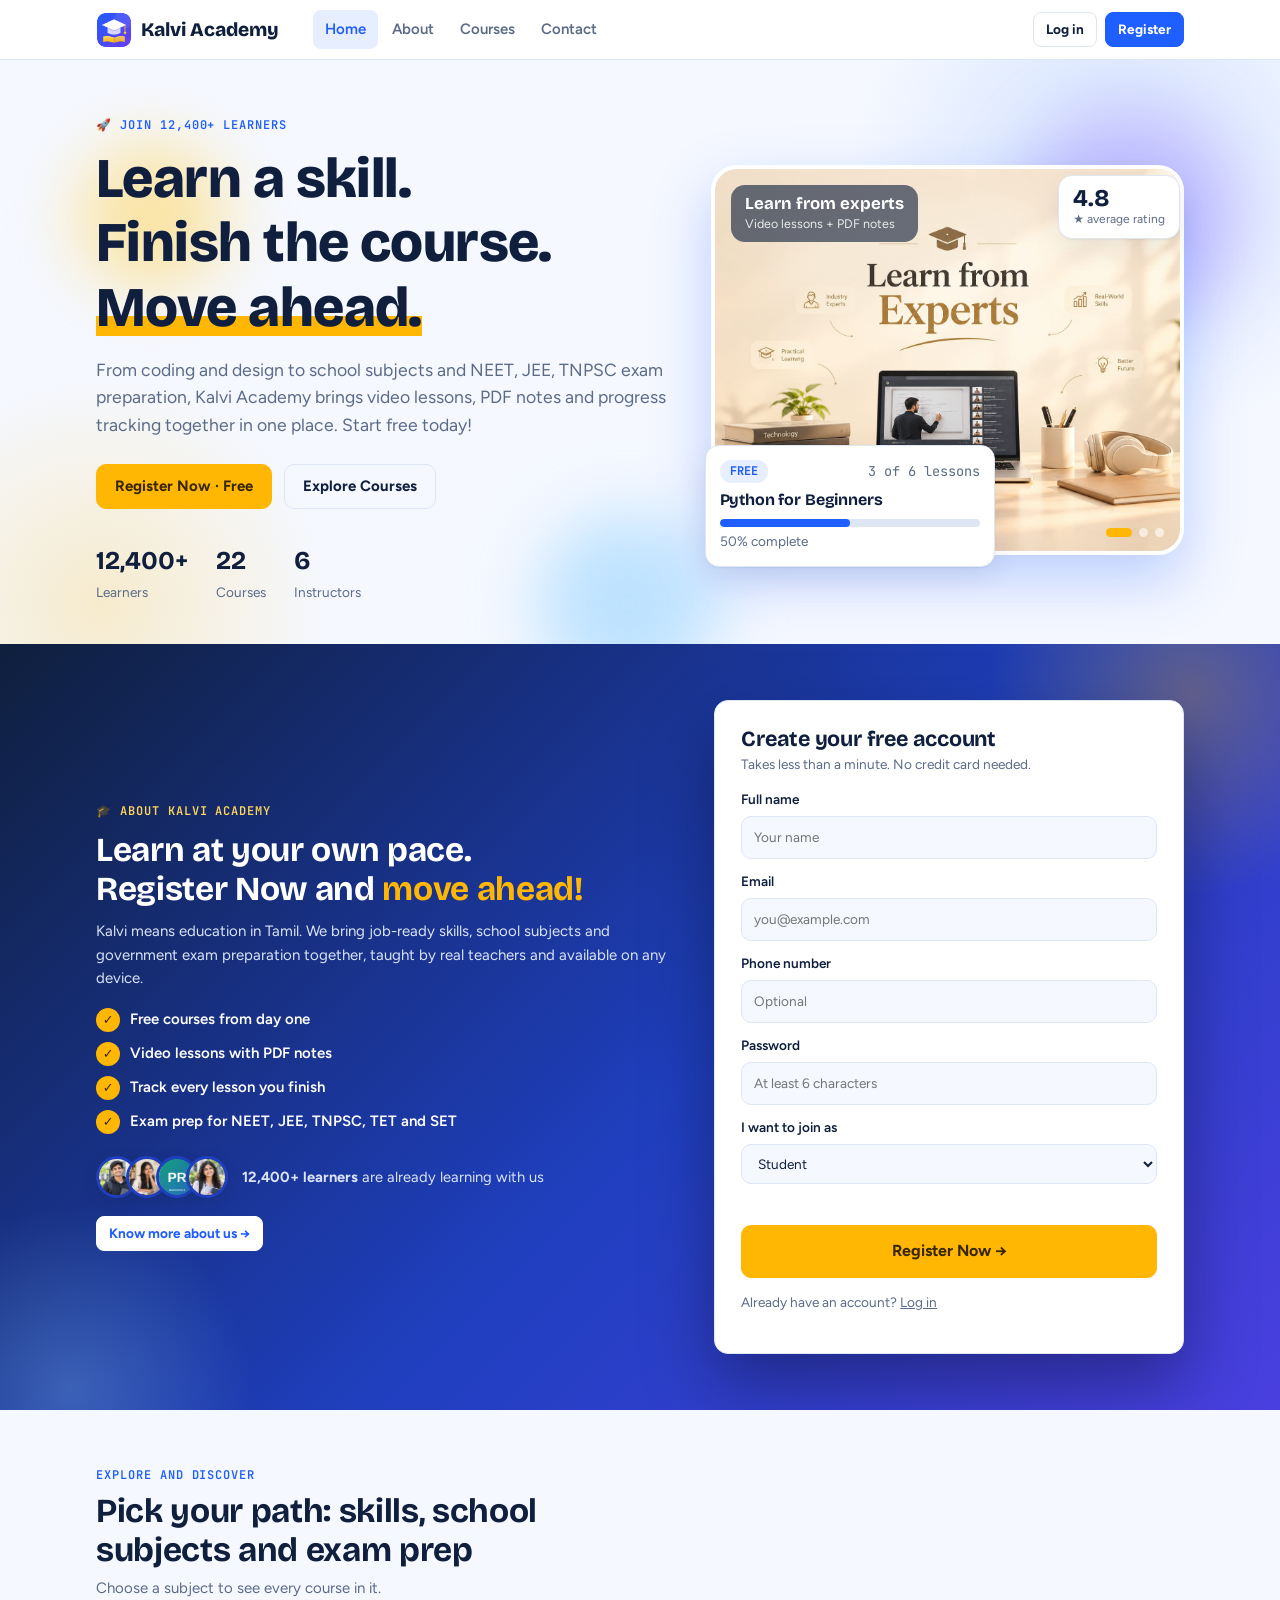
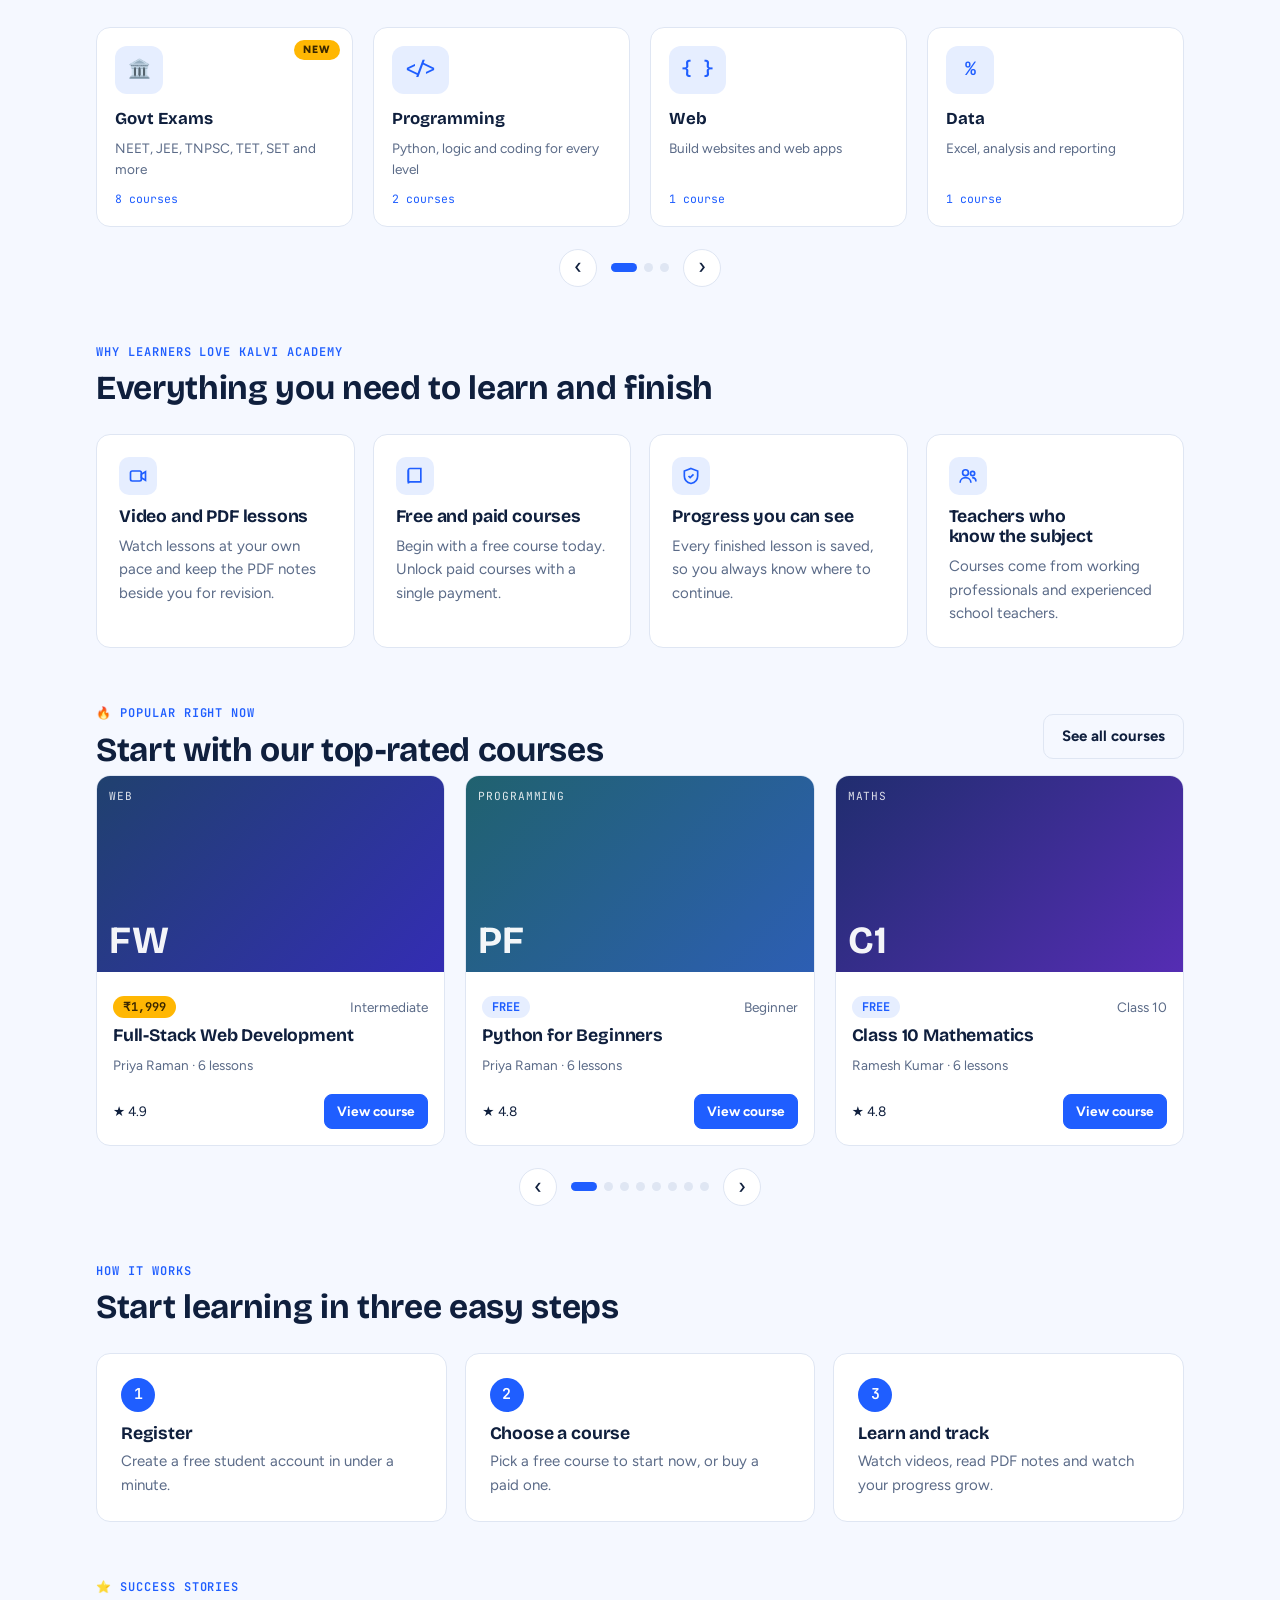
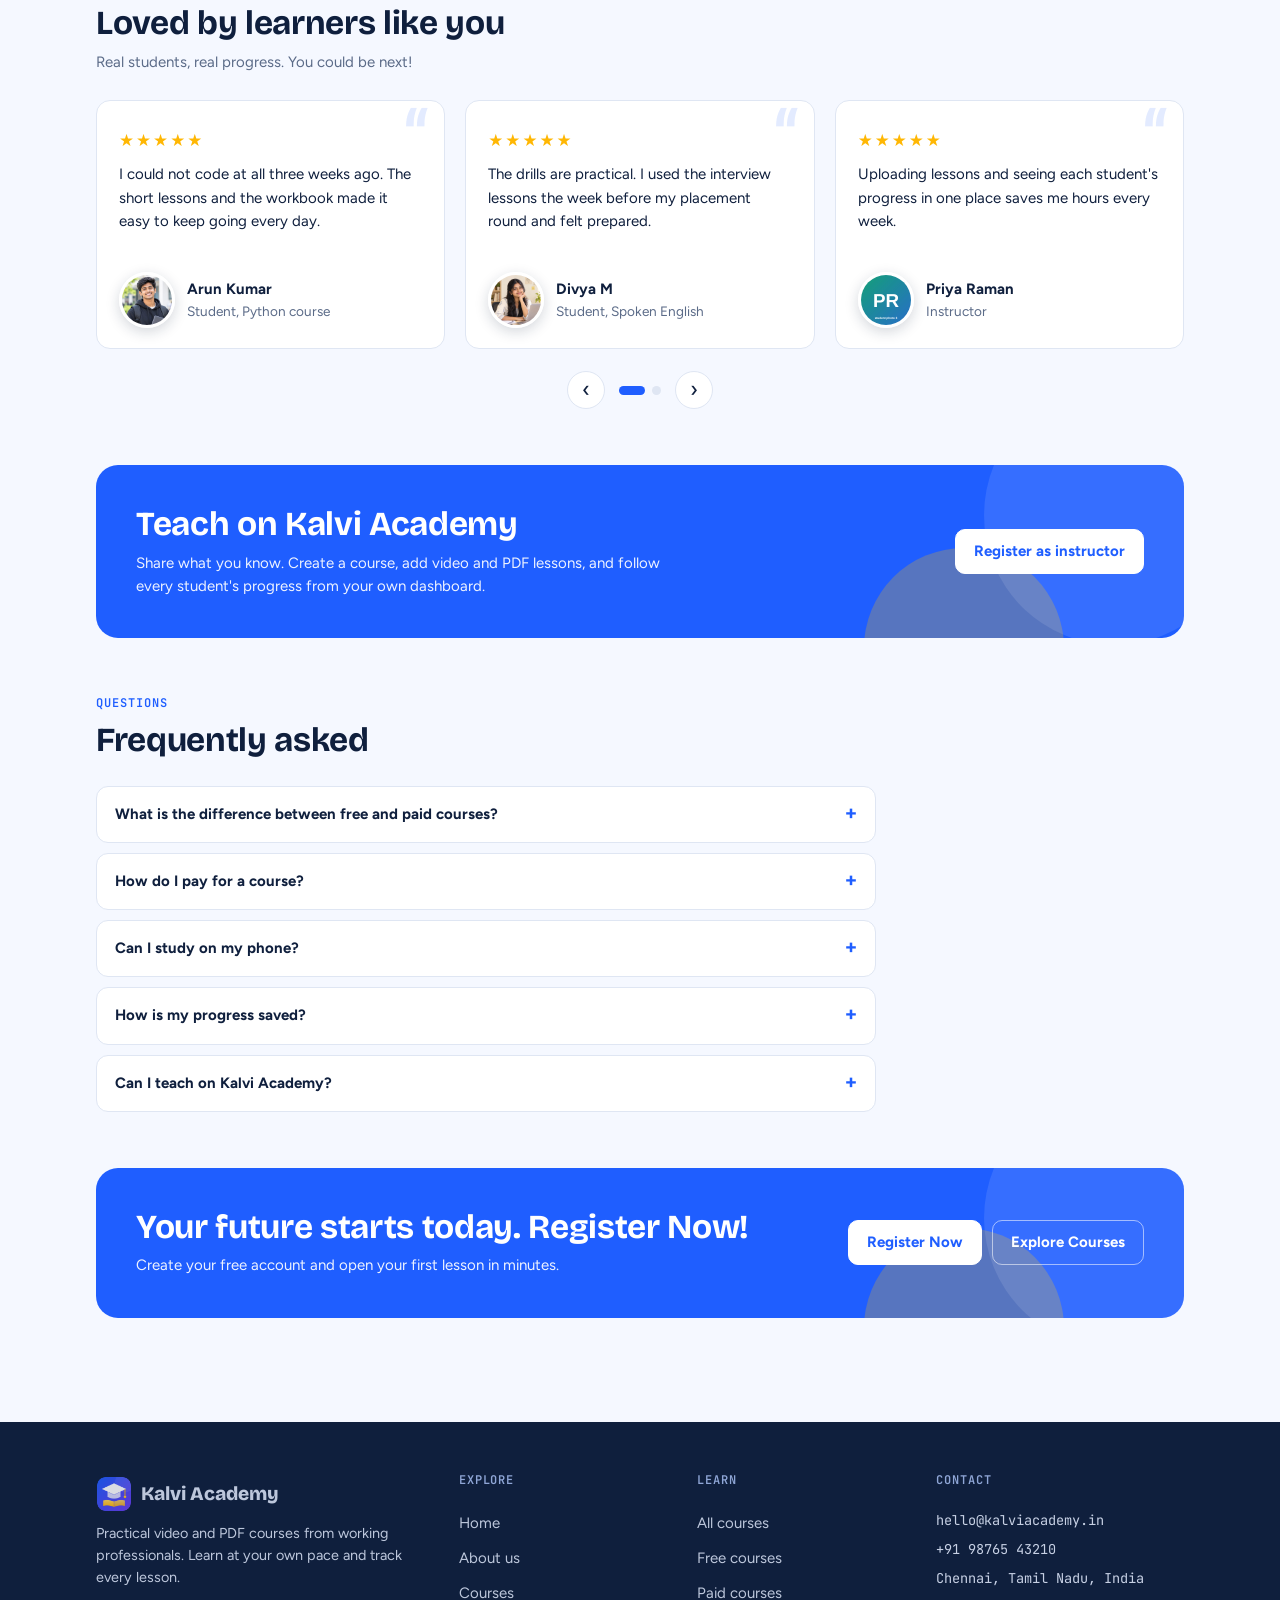
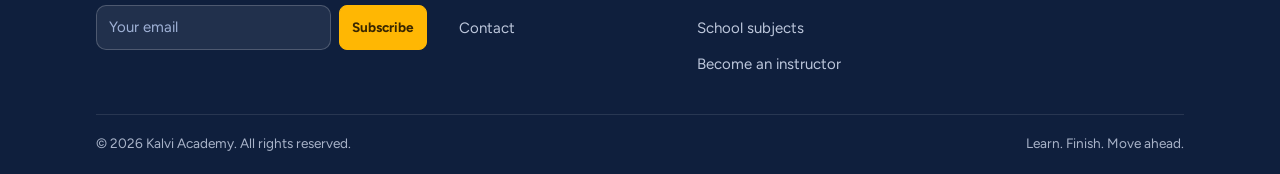
<file: index.html>
<!doctype html>
<html lang="en">
  <head>
    <meta charset="utf-8" />
    <meta name="viewport" content="width=device-width, initial-scale=1" />
    <title>Kalvi Academy</title>
    <link rel="icon" type="image/png" href="assets/logo.png" />
    <link rel="preconnect" href="https://fonts.googleapis.com" />
    <link
      rel="stylesheet"
      href="https://fonts.googleapis.com/css2?family=Bricolage+Grotesque:opsz,wght@12..96,500;12..96,700;12..96,800&family=Figtree:wght@400;500;600;700&family=JetBrains+Mono:wght@500;600&display=swap"
    />
    <link rel="stylesheet" href="css/styles.css" />
  </head>
  <body data-page="home">
    <header class="top"><div class="wrap" id="nav"></div></header>
    <main id="app"></main>

    <footer class="foot">
      <div class="wrap">
        <div class="fgrid">
          <div class="fcol">
            <button class="brand" data-act="nav" data-v="home"><img class="logo" src="assets/logo.png" alt="Kalvi Academy logo" width="36" height="36"><span>Kalvi Academy</span></button>
            <p>
              Practical video and PDF courses from working professionals. Learn at your own pace and
              track every lesson.
            </p>
            <form class="sub" data-form="subscribe">
              <input
                id="sb"
                type="email"
                placeholder="Your email"
                required
                aria-label="Email for course updates"
              /><button class="btn hi sm" type="submit">Subscribe</button>
            </form>
          </div>
          <div class="fcol">
            <h4>Explore</h4>
            <button data-act="nav" data-v="home">Home</button>
            <button data-act="nav" data-v="about">About us</button>
            <button data-act="nav" data-v="courses">Courses</button>
            <button data-act="nav" data-v="contact">Contact</button>
          </div>
          <div class="fcol">
            <h4>Learn</h4>
            <button data-act="gofilter" data-v="all">All courses</button>
            <button data-act="gofilter" data-v="free">Free courses</button>
            <button data-act="gofilter" data-v="paid">Paid courses</button>
            <button data-act="gocat" data-v="Maths">School subjects</button>
            <button data-act="nav" data-v="register">Become an instructor</button>
          </div>
          <div class="fcol">
            <h4>Contact</h4>
            <span class="mono">hello@kalviacademy.in</span>
            <span class="mono">+91 98765 43210</span>
            <span class="mono">Chennai, Tamil Nadu, India</span>
          </div>
        </div>
        <div class="fbar">
          <span>© 2026 Kalvi Academy. All rights reserved.</span
          ><span>Learn. Finish. Move ahead.</span>
        </div>
      </div>
    </footer>

    <div id="modal" hidden></div>
    <div id="toast" class="toast" hidden></div>
    <script src="js/core.js"></script>
    <script src="js/carousel.js"></script>
    <script src="js/pages/home.js"></script>
    <script src="js/shell.js"></script>
  </body>
</html>
</file>
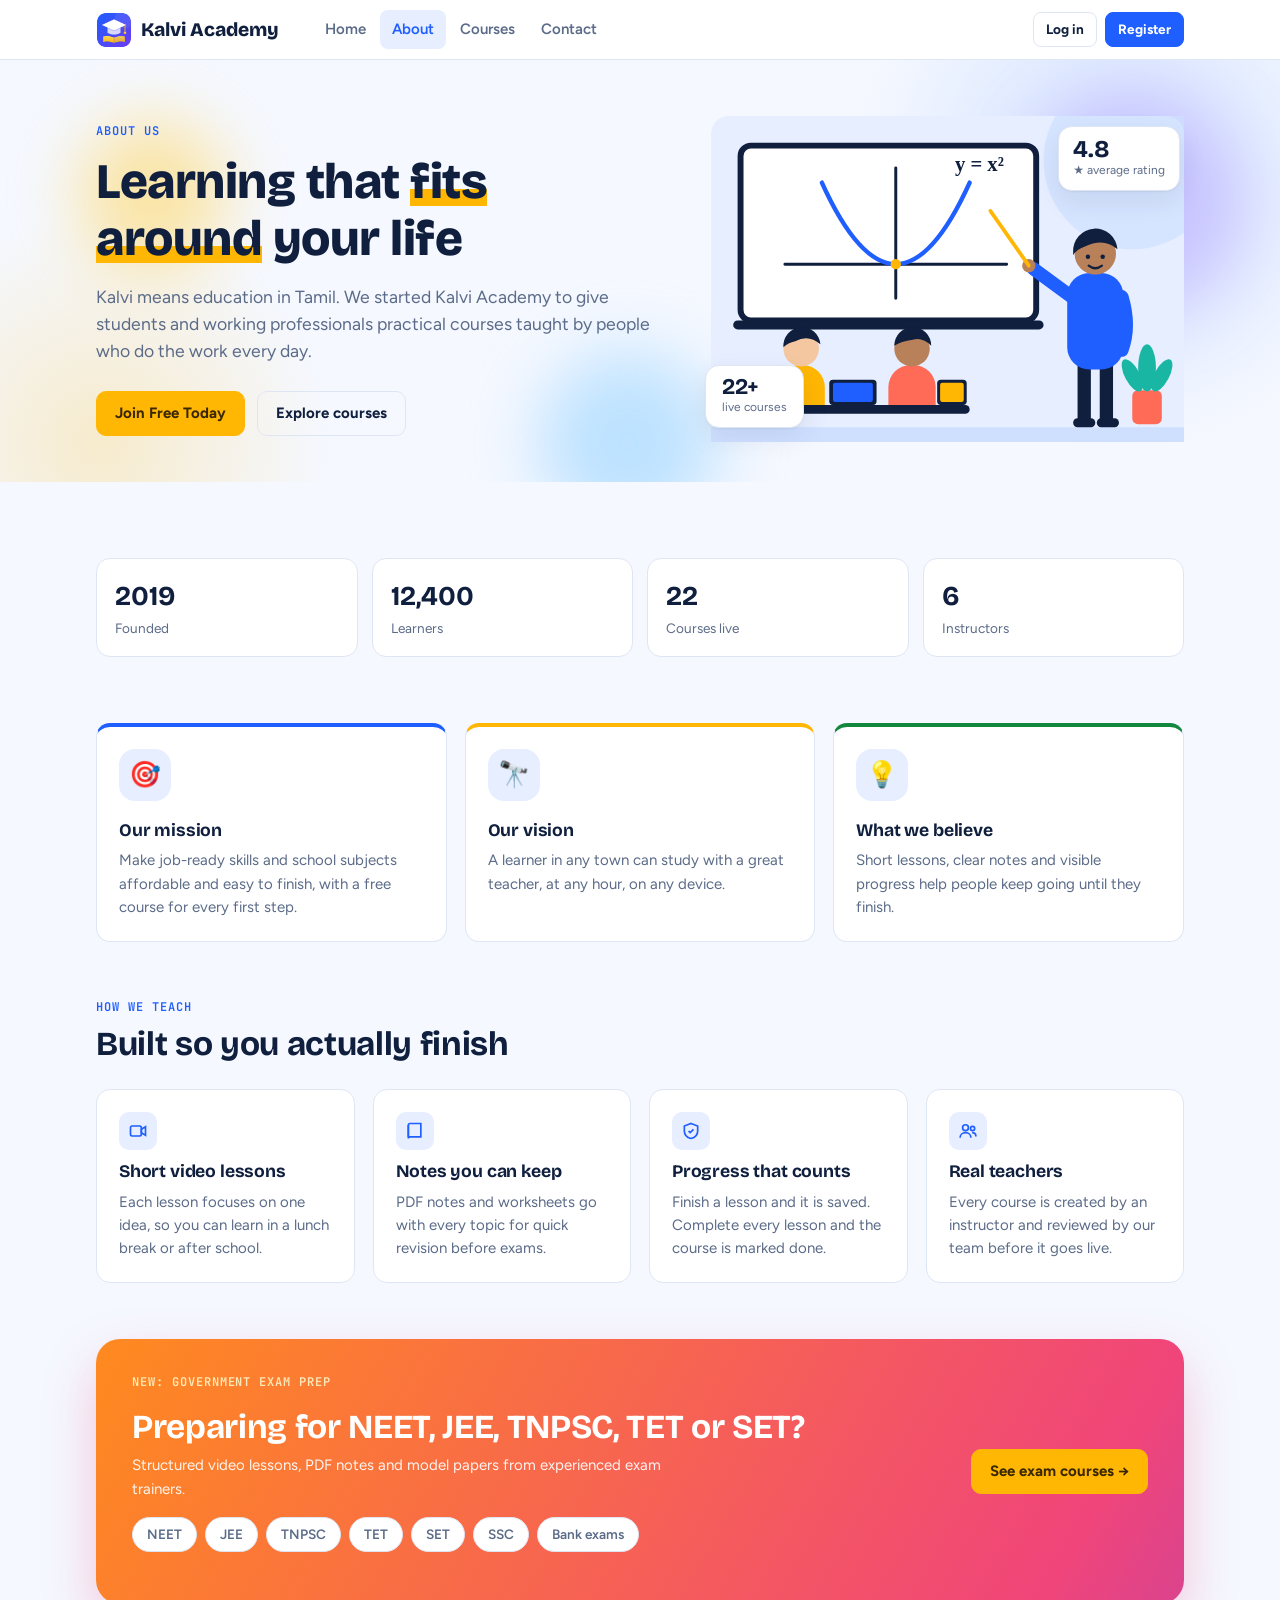
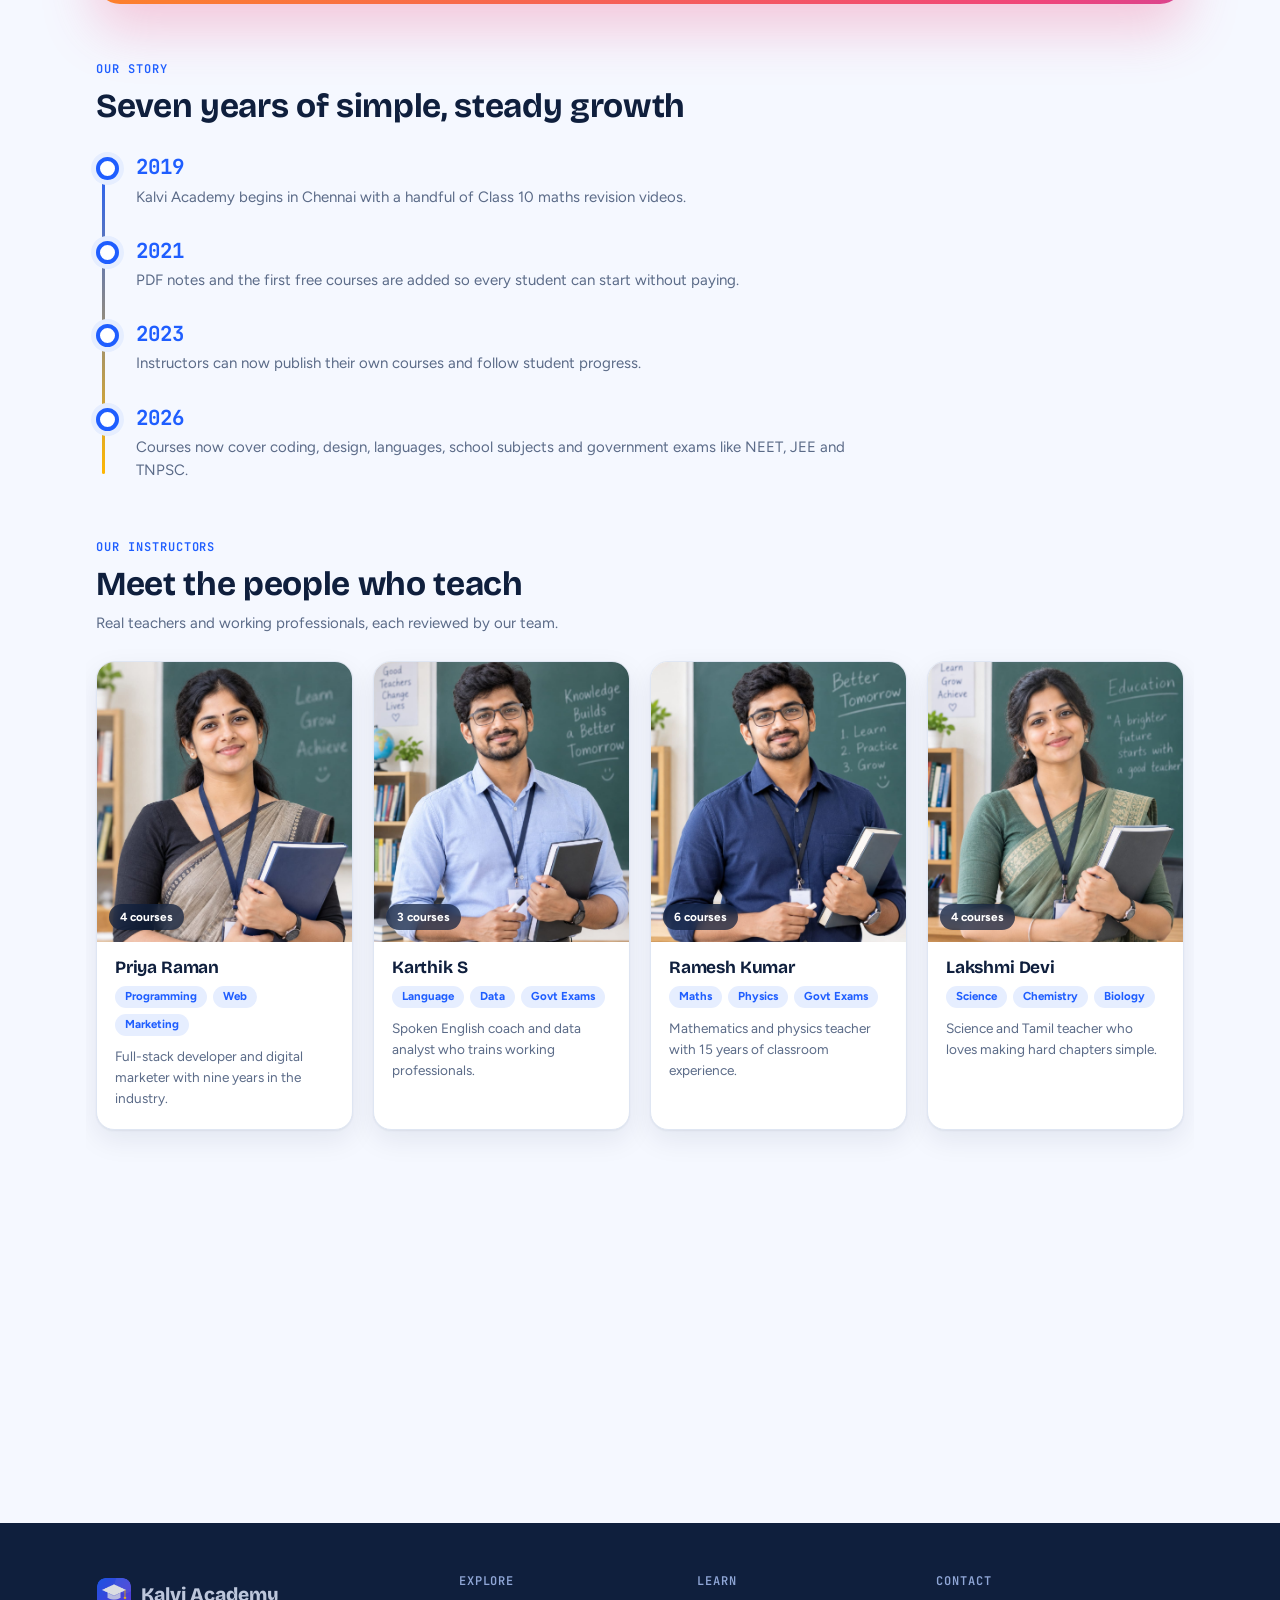
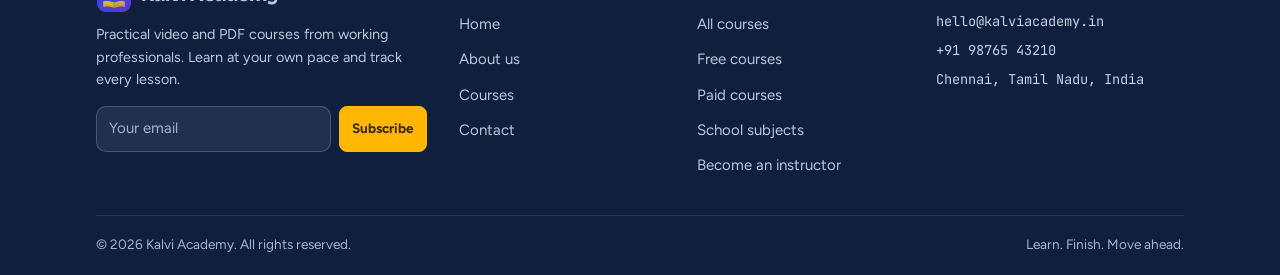
<file: about.html>
<!doctype html>
<html lang="en">
  <head>
    <meta charset="utf-8" />
    <meta name="viewport" content="width=device-width, initial-scale=1" />
    <title>About us · Kalvi Academy</title>
    <link rel="icon" type="image/png" href="assets/logo.png" />
    <link rel="preconnect" href="https://fonts.googleapis.com" />
    <link
      rel="stylesheet"
      href="https://fonts.googleapis.com/css2?family=Bricolage+Grotesque:opsz,wght@12..96,500;12..96,700;12..96,800&family=Figtree:wght@400;500;600;700&family=JetBrains+Mono:wght@500;600&display=swap"
    />
    <link rel="stylesheet" href="css/styles.css" />
  </head>
  <body data-page="about">
    <header class="top"><div class="wrap" id="nav"></div></header>
    <main id="app"></main>

    <footer class="foot">
      <div class="wrap">
        <div class="fgrid">
          <div class="fcol">
            <button class="brand" data-act="nav" data-v="home"><img class="logo" src="assets/logo.png" alt="Kalvi Academy logo" width="36" height="36"><span>Kalvi Academy</span></button>
            <p>
              Practical video and PDF courses from working professionals. Learn at your own pace and
              track every lesson.
            </p>
            <form class="sub" data-form="subscribe">
              <input
                id="sb"
                type="email"
                placeholder="Your email"
                required
                aria-label="Email for course updates"
              /><button class="btn hi sm" type="submit">Subscribe</button>
            </form>
          </div>
          <div class="fcol">
            <h4>Explore</h4>
            <button data-act="nav" data-v="home">Home</button>
            <button data-act="nav" data-v="about">About us</button>
            <button data-act="nav" data-v="courses">Courses</button>
            <button data-act="nav" data-v="contact">Contact</button>
          </div>
          <div class="fcol">
            <h4>Learn</h4>
            <button data-act="gofilter" data-v="all">All courses</button>
            <button data-act="gofilter" data-v="free">Free courses</button>
            <button data-act="gofilter" data-v="paid">Paid courses</button>
            <button data-act="gocat" data-v="Maths">School subjects</button>
            <button data-act="nav" data-v="register">Become an instructor</button>
          </div>
          <div class="fcol">
            <h4>Contact</h4>
            <span class="mono">hello@kalviacademy.in</span>
            <span class="mono">+91 98765 43210</span>
            <span class="mono">Chennai, Tamil Nadu, India</span>
          </div>
        </div>
        <div class="fbar">
          <span>© 2026 Kalvi Academy. All rights reserved.</span
          ><span>Learn. Finish. Move ahead.</span>
        </div>
      </div>
    </footer>

    <div id="modal" hidden></div>
    <div id="toast" class="toast" hidden></div>
    <script src="js/core.js"></script>
    <script src="js/carousel.js"></script>
    <script src="js/pages/about.js"></script>
    <script src="js/shell.js"></script>
  </body>
</html>
</file>
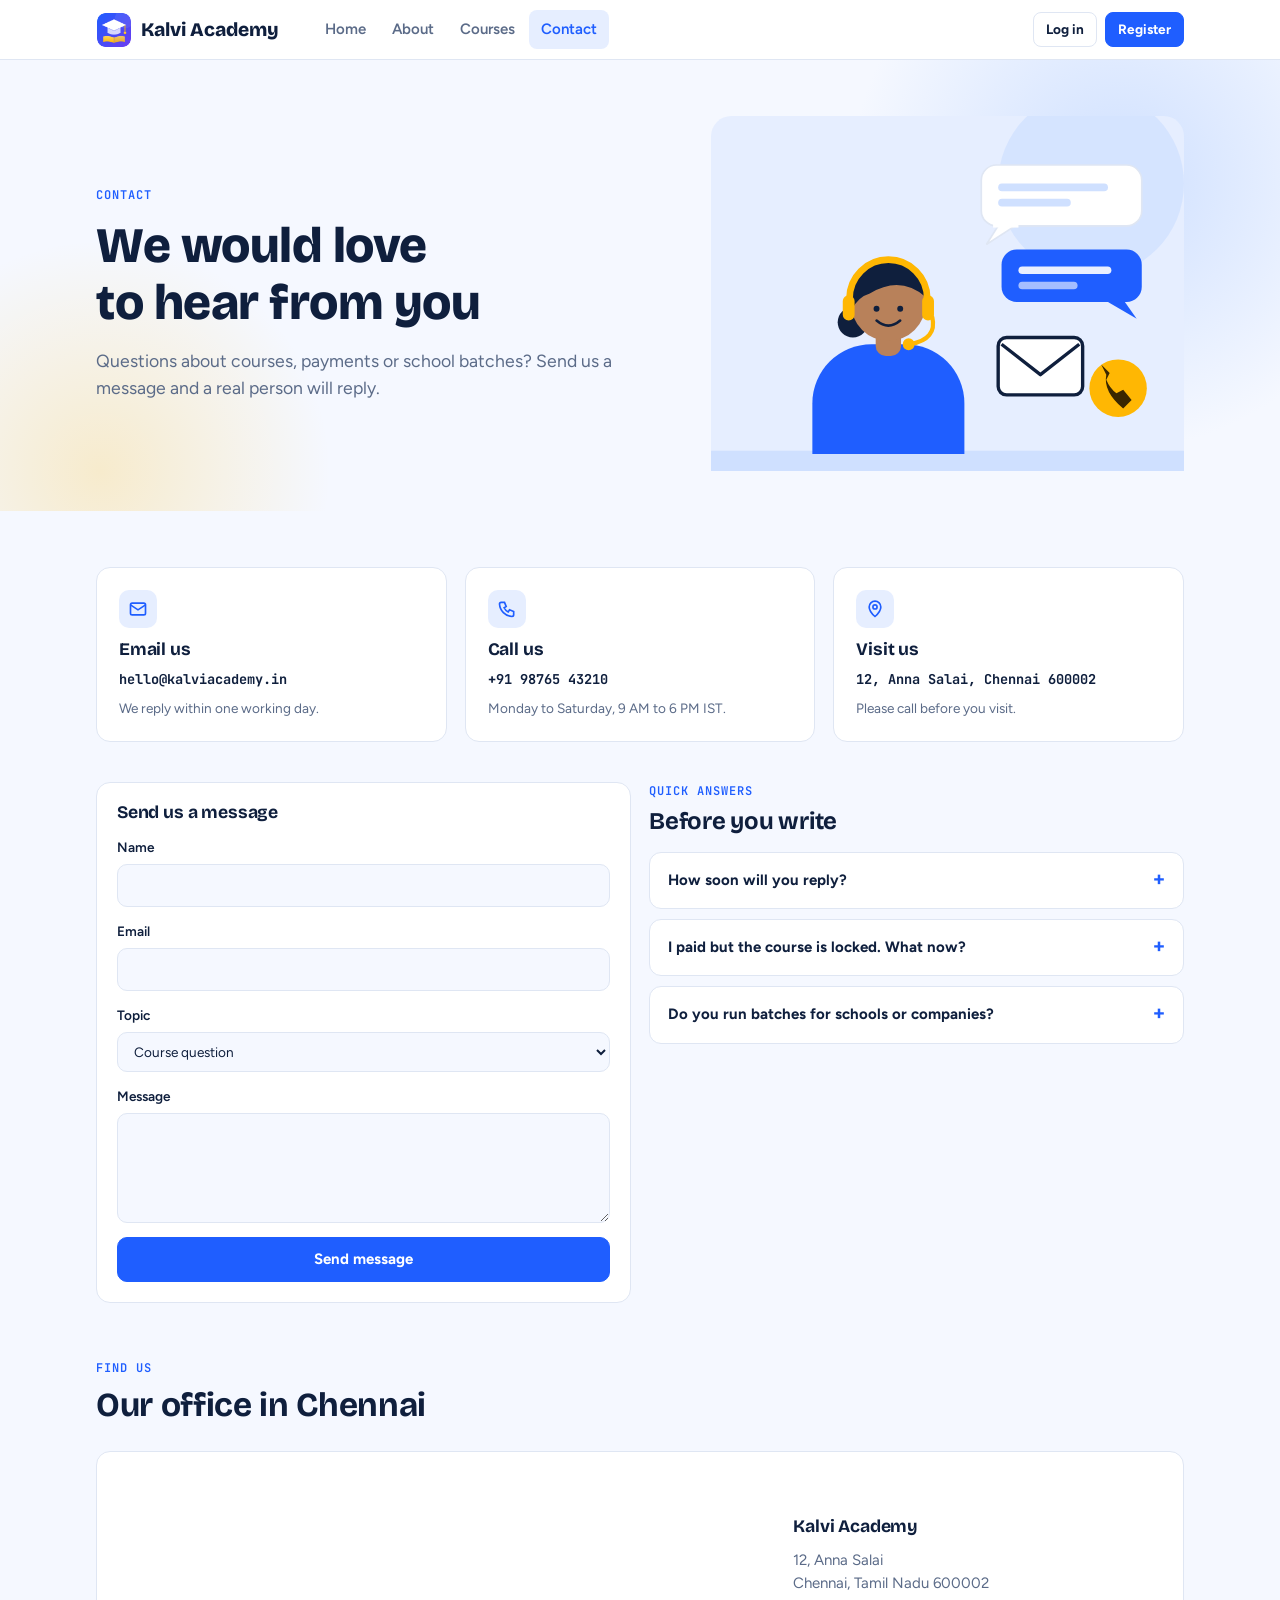
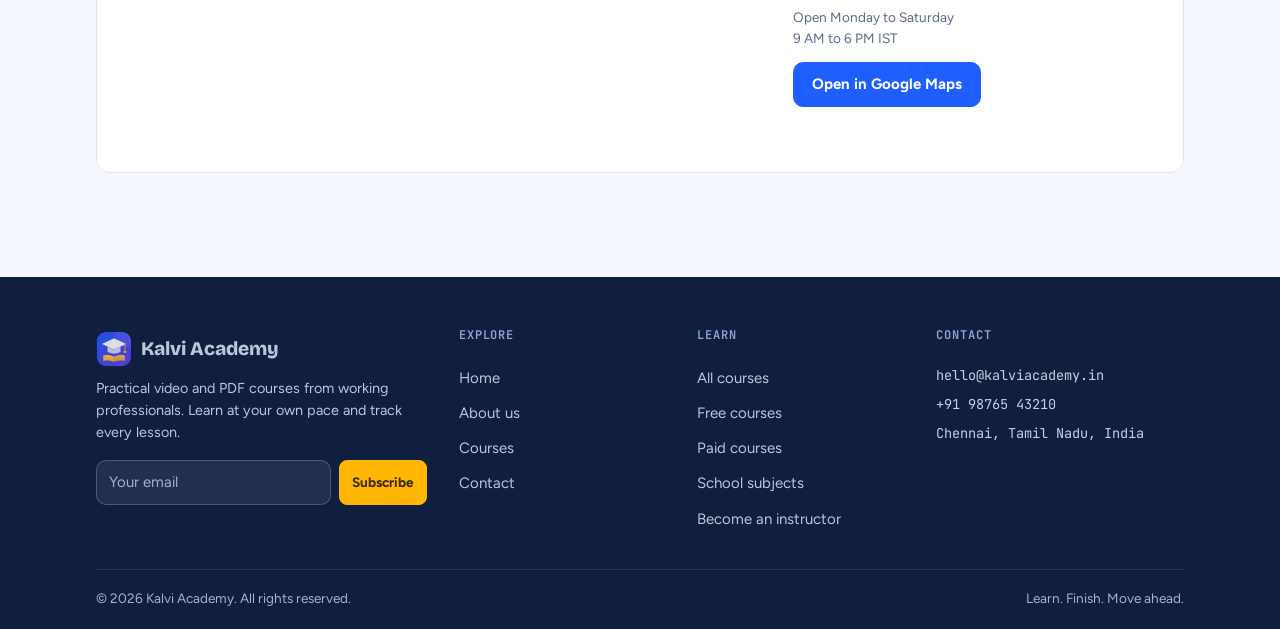
<file: contact.html>
<!doctype html>
<html lang="en">
  <head>
    <meta charset="utf-8" />
    <meta name="viewport" content="width=device-width, initial-scale=1" />
    <title>Contact · Kalvi Academy</title>
    <link rel="icon" type="image/png" href="assets/logo.png" />
    <link rel="preconnect" href="https://fonts.googleapis.com" />
    <link
      rel="stylesheet"
      href="https://fonts.googleapis.com/css2?family=Bricolage+Grotesque:opsz,wght@12..96,500;12..96,700;12..96,800&family=Figtree:wght@400;500;600;700&family=JetBrains+Mono:wght@500;600&display=swap"
    />
    <link rel="stylesheet" href="css/styles.css" />
  </head>
  <body data-page="contact">
    <header class="top"><div class="wrap" id="nav"></div></header>
    <main id="app"></main>

    <footer class="foot">
      <div class="wrap">
        <div class="fgrid">
          <div class="fcol">
            <button class="brand" data-act="nav" data-v="home"><img class="logo" src="assets/logo.png" alt="Kalvi Academy logo" width="36" height="36"><span>Kalvi Academy</span></button>
            <p>
              Practical video and PDF courses from working professionals. Learn at your own pace and
              track every lesson.
            </p>
            <form class="sub" data-form="subscribe">
              <input
                id="sb"
                type="email"
                placeholder="Your email"
                required
                aria-label="Email for course updates"
              /><button class="btn hi sm" type="submit">Subscribe</button>
            </form>
          </div>
          <div class="fcol">
            <h4>Explore</h4>
            <button data-act="nav" data-v="home">Home</button>
            <button data-act="nav" data-v="about">About us</button>
            <button data-act="nav" data-v="courses">Courses</button>
            <button data-act="nav" data-v="contact">Contact</button>
          </div>
          <div class="fcol">
            <h4>Learn</h4>
            <button data-act="gofilter" data-v="all">All courses</button>
            <button data-act="gofilter" data-v="free">Free courses</button>
            <button data-act="gofilter" data-v="paid">Paid courses</button>
            <button data-act="gocat" data-v="Maths">School subjects</button>
            <button data-act="nav" data-v="register">Become an instructor</button>
          </div>
          <div class="fcol">
            <h4>Contact</h4>
            <span class="mono">hello@kalviacademy.in</span>
            <span class="mono">+91 98765 43210</span>
            <span class="mono">Chennai, Tamil Nadu, India</span>
          </div>
        </div>
        <div class="fbar">
          <span>© 2026 Kalvi Academy. All rights reserved.</span
          ><span>Learn. Finish. Move ahead.</span>
        </div>
      </div>
    </footer>

    <div id="modal" hidden></div>
    <div id="toast" class="toast" hidden></div>
    <script src="js/core.js"></script>
    <script src="js/pages/contact.js"></script>
    <script src="js/shell.js"></script>
  </body>
</html>
</file>
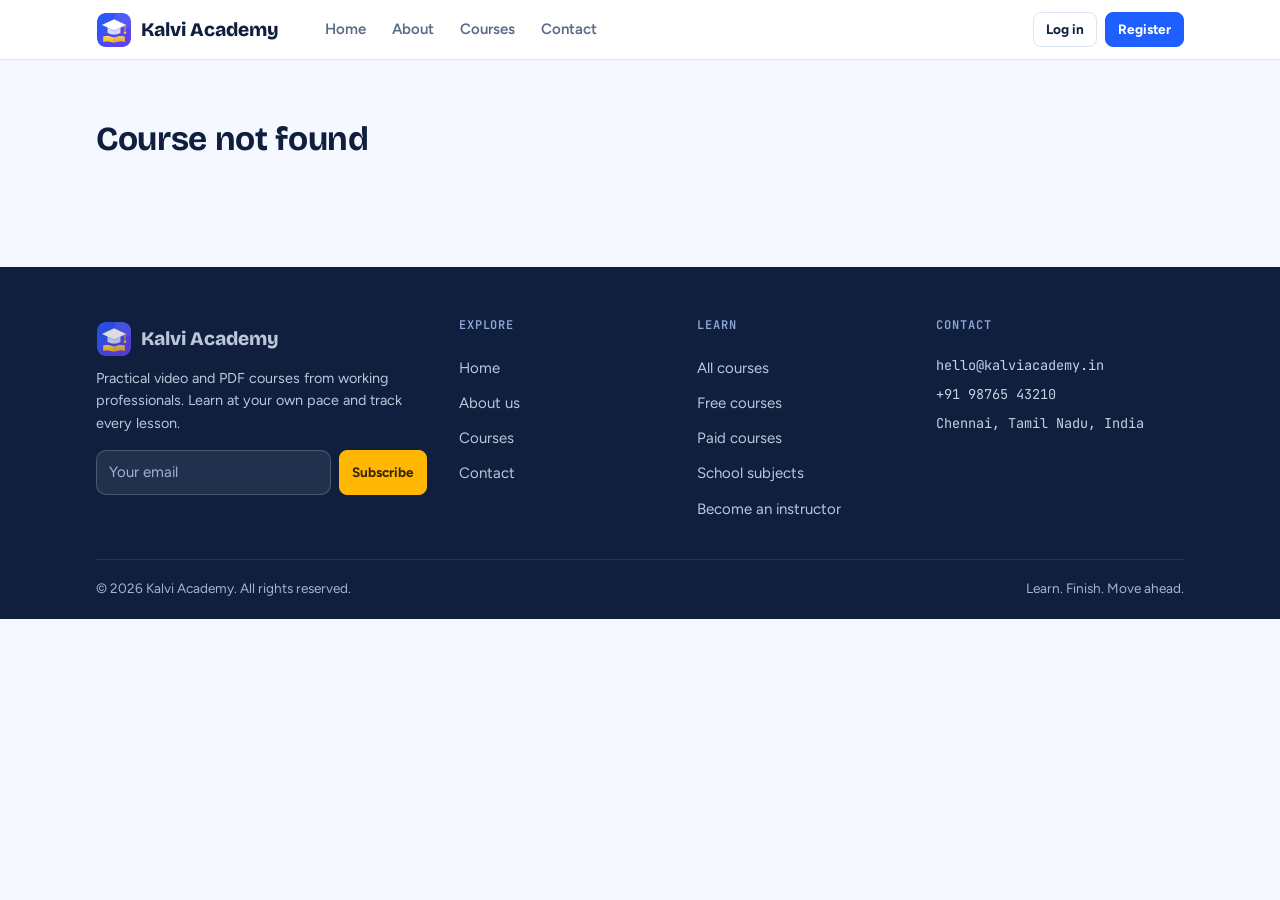
<file: course.html>
<!doctype html>
<html lang="en">
  <head>
    <meta charset="utf-8" />
    <meta name="viewport" content="width=device-width, initial-scale=1" />
    <title>Course · Kalvi Academy</title>
    <link rel="icon" type="image/png" href="assets/logo.png" />
    <link rel="preconnect" href="https://fonts.googleapis.com" />
    <link
      rel="stylesheet"
      href="https://fonts.googleapis.com/css2?family=Bricolage+Grotesque:opsz,wght@12..96,500;12..96,700;12..96,800&family=Figtree:wght@400;500;600;700&family=JetBrains+Mono:wght@500;600&display=swap"
    />
    <link rel="stylesheet" href="css/styles.css" />
  </head>
  <body data-page="course">
    <header class="top"><div class="wrap" id="nav"></div></header>
    <main id="app"></main>

    <footer class="foot">
      <div class="wrap">
        <div class="fgrid">
          <div class="fcol">
            <button class="brand" data-act="nav" data-v="home"><img class="logo" src="assets/logo.png" alt="Kalvi Academy logo" width="36" height="36"><span>Kalvi Academy</span></button>
            <p>
              Practical video and PDF courses from working professionals. Learn at your own pace and
              track every lesson.
            </p>
            <form class="sub" data-form="subscribe">
              <input
                id="sb"
                type="email"
                placeholder="Your email"
                required
                aria-label="Email for course updates"
              /><button class="btn hi sm" type="submit">Subscribe</button>
            </form>
          </div>
          <div class="fcol">
            <h4>Explore</h4>
            <button data-act="nav" data-v="home">Home</button>
            <button data-act="nav" data-v="about">About us</button>
            <button data-act="nav" data-v="courses">Courses</button>
            <button data-act="nav" data-v="contact">Contact</button>
          </div>
          <div class="fcol">
            <h4>Learn</h4>
            <button data-act="gofilter" data-v="all">All courses</button>
            <button data-act="gofilter" data-v="free">Free courses</button>
            <button data-act="gofilter" data-v="paid">Paid courses</button>
            <button data-act="gocat" data-v="Maths">School subjects</button>
            <button data-act="nav" data-v="register">Become an instructor</button>
          </div>
          <div class="fcol">
            <h4>Contact</h4>
            <span class="mono">hello@kalviacademy.in</span>
            <span class="mono">+91 98765 43210</span>
            <span class="mono">Chennai, Tamil Nadu, India</span>
          </div>
        </div>
        <div class="fbar">
          <span>© 2026 Kalvi Academy. All rights reserved.</span
          ><span>Learn. Finish. Move ahead.</span>
        </div>
      </div>
    </footer>

    <div id="modal" hidden></div>
    <div id="toast" class="toast" hidden></div>
    <script src="js/core.js"></script>
    <script src="js/pages/course.js"></script>
    <script src="js/shell.js"></script>
  </body>
</html>
</file>
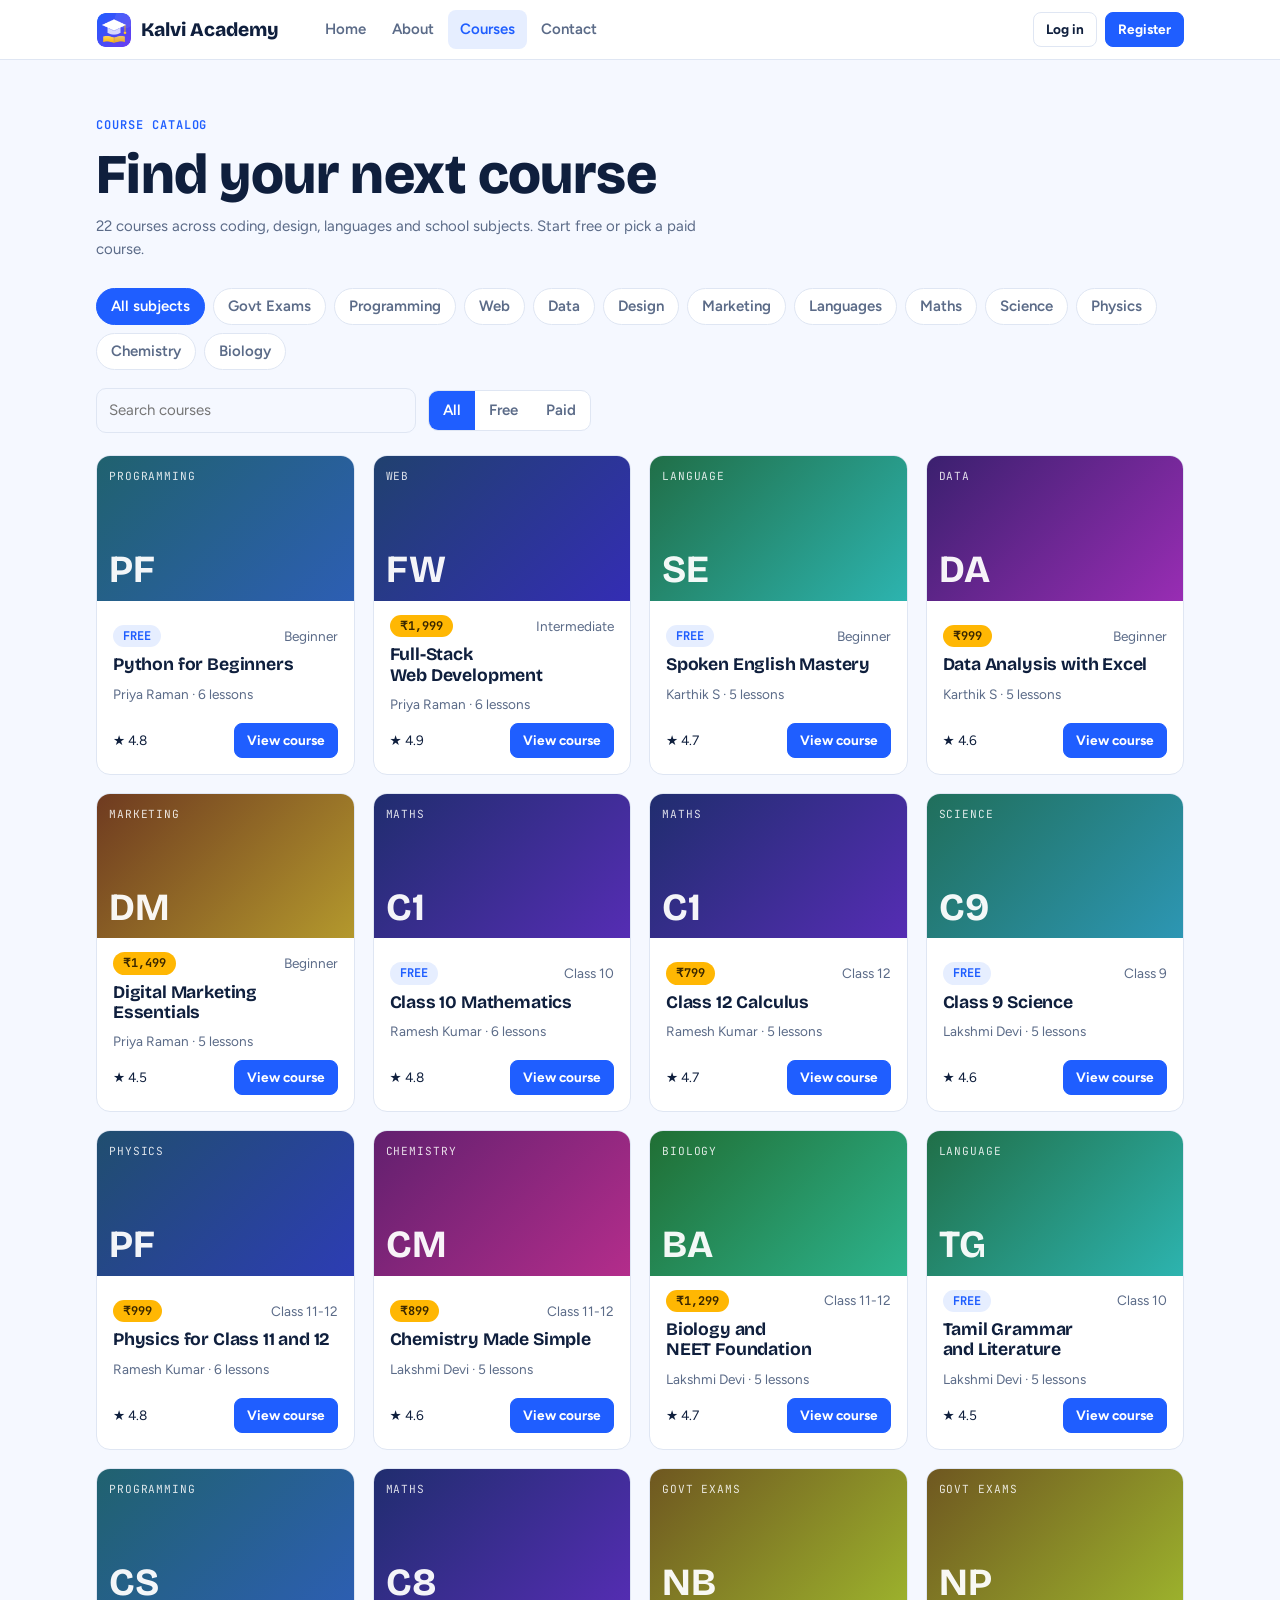
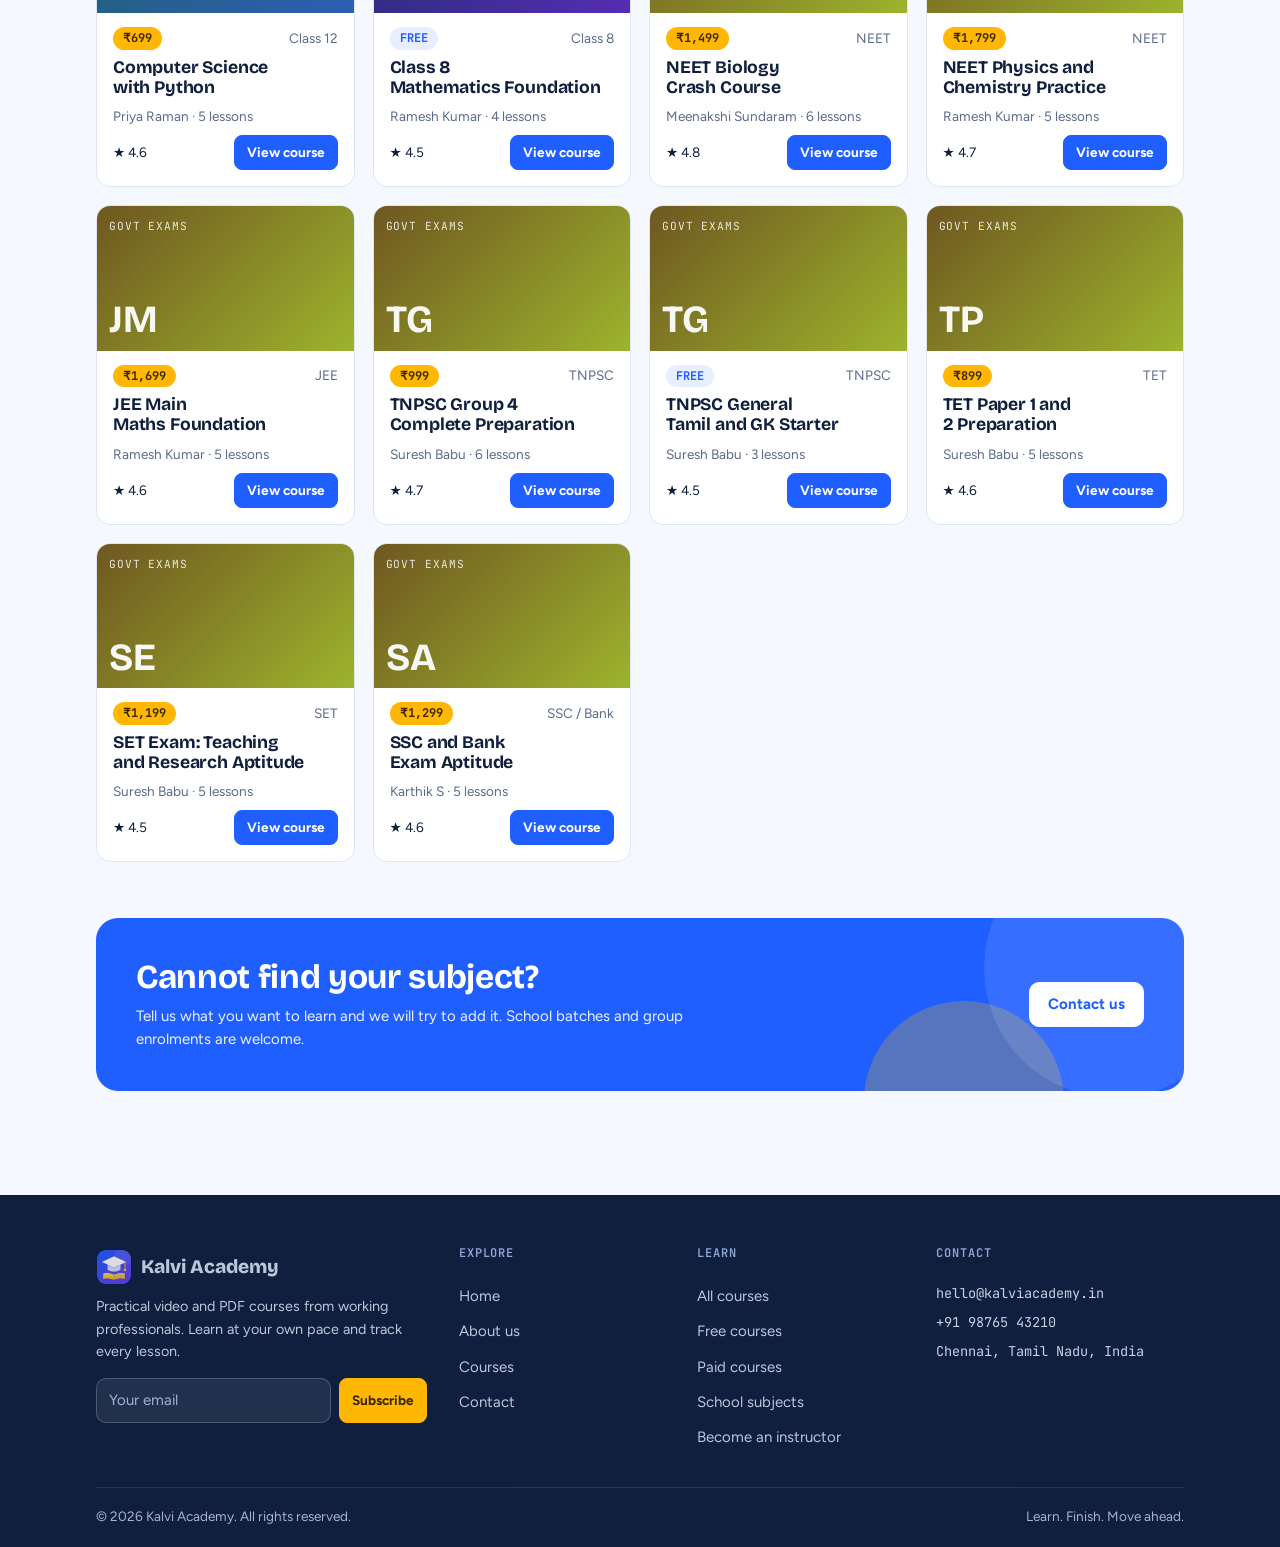
<file: courses.html>
<!doctype html>
<html lang="en">
  <head>
    <meta charset="utf-8" />
    <meta name="viewport" content="width=device-width, initial-scale=1" />
    <title>Courses · Kalvi Academy</title>
    <link rel="icon" type="image/png" href="assets/logo.png" />
    <link rel="preconnect" href="https://fonts.googleapis.com" />
    <link
      rel="stylesheet"
      href="https://fonts.googleapis.com/css2?family=Bricolage+Grotesque:opsz,wght@12..96,500;12..96,700;12..96,800&family=Figtree:wght@400;500;600;700&family=JetBrains+Mono:wght@500;600&display=swap"
    />
    <link rel="stylesheet" href="css/styles.css" />
  </head>
  <body data-page="courses">
    <header class="top"><div class="wrap" id="nav"></div></header>
    <main id="app"></main>

    <footer class="foot">
      <div class="wrap">
        <div class="fgrid">
          <div class="fcol">
            <button class="brand" data-act="nav" data-v="home"><img class="logo" src="assets/logo.png" alt="Kalvi Academy logo" width="36" height="36"><span>Kalvi Academy</span></button>
            <p>
              Practical video and PDF courses from working professionals. Learn at your own pace and
              track every lesson.
            </p>
            <form class="sub" data-form="subscribe">
              <input
                id="sb"
                type="email"
                placeholder="Your email"
                required
                aria-label="Email for course updates"
              /><button class="btn hi sm" type="submit">Subscribe</button>
            </form>
          </div>
          <div class="fcol">
            <h4>Explore</h4>
            <button data-act="nav" data-v="home">Home</button>
            <button data-act="nav" data-v="about">About us</button>
            <button data-act="nav" data-v="courses">Courses</button>
            <button data-act="nav" data-v="contact">Contact</button>
          </div>
          <div class="fcol">
            <h4>Learn</h4>
            <button data-act="gofilter" data-v="all">All courses</button>
            <button data-act="gofilter" data-v="free">Free courses</button>
            <button data-act="gofilter" data-v="paid">Paid courses</button>
            <button data-act="gocat" data-v="Maths">School subjects</button>
            <button data-act="nav" data-v="register">Become an instructor</button>
          </div>
          <div class="fcol">
            <h4>Contact</h4>
            <span class="mono">hello@kalviacademy.in</span>
            <span class="mono">+91 98765 43210</span>
            <span class="mono">Chennai, Tamil Nadu, India</span>
          </div>
        </div>
        <div class="fbar">
          <span>© 2026 Kalvi Academy. All rights reserved.</span
          ><span>Learn. Finish. Move ahead.</span>
        </div>
      </div>
    </footer>

    <div id="modal" hidden></div>
    <div id="toast" class="toast" hidden></div>
    <script src="js/core.js"></script>
    <script src="js/pages/courses.js"></script>
    <script src="js/shell.js"></script>
  </body>
</html>
</file>
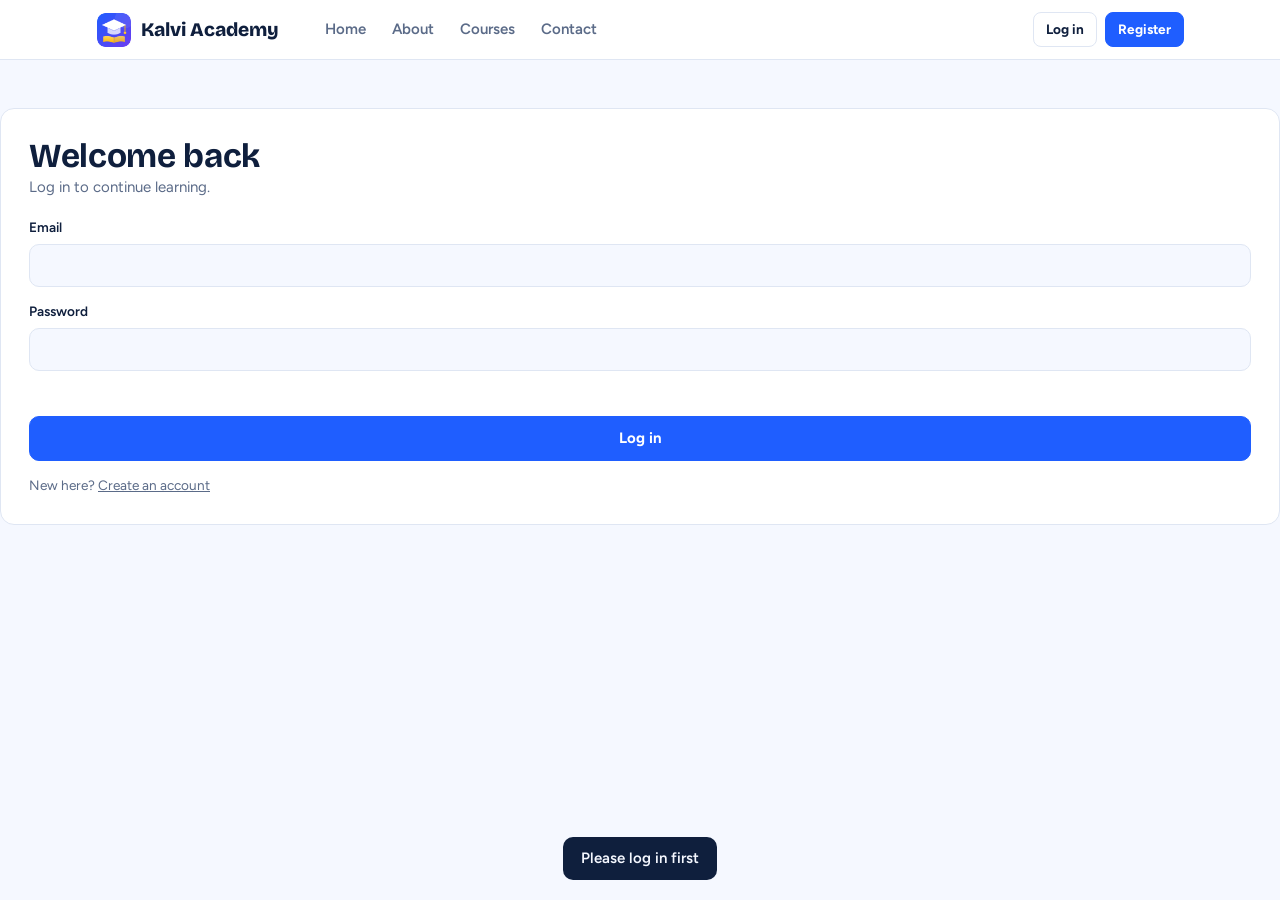
<file: dashboard.html>
<!doctype html>
<html lang="en">
  <head>
    <meta charset="utf-8" />
    <meta name="viewport" content="width=device-width, initial-scale=1" />
    <title>Dashboard · Kalvi Academy</title>
    <link rel="icon" type="image/png" href="assets/logo.png" />
    <link rel="preconnect" href="https://fonts.googleapis.com" />
    <link
      rel="stylesheet"
      href="https://fonts.googleapis.com/css2?family=Bricolage+Grotesque:opsz,wght@12..96,500;12..96,700;12..96,800&family=Figtree:wght@400;500;600;700&family=JetBrains+Mono:wght@500;600&display=swap"
    />
    <link rel="stylesheet" href="css/styles.css" />
  </head>
  <body data-page="dashboard">
    <header class="top"><div class="wrap" id="nav"></div></header>
    <main id="app"></main>

    <footer class="foot">
      <div class="wrap">
        <div class="fgrid">
          <div class="fcol">
            <button class="brand" data-act="nav" data-v="home"><img class="logo" src="assets/logo.png" alt="Kalvi Academy logo" width="36" height="36"><span>Kalvi Academy</span></button>
            <p>
              Practical video and PDF courses from working professionals. Learn at your own pace and
              track every lesson.
            </p>
            <form class="sub" data-form="subscribe">
              <input
                id="sb"
                type="email"
                placeholder="Your email"
                required
                aria-label="Email for course updates"
              /><button class="btn hi sm" type="submit">Subscribe</button>
            </form>
          </div>
          <div class="fcol">
            <h4>Explore</h4>
            <button data-act="nav" data-v="home">Home</button>
            <button data-act="nav" data-v="about">About us</button>
            <button data-act="nav" data-v="courses">Courses</button>
            <button data-act="nav" data-v="contact">Contact</button>
          </div>
          <div class="fcol">
            <h4>Learn</h4>
            <button data-act="gofilter" data-v="all">All courses</button>
            <button data-act="gofilter" data-v="free">Free courses</button>
            <button data-act="gofilter" data-v="paid">Paid courses</button>
            <button data-act="gocat" data-v="Maths">School subjects</button>
            <button data-act="nav" data-v="register">Become an instructor</button>
          </div>
          <div class="fcol">
            <h4>Contact</h4>
            <span class="mono">hello@kalviacademy.in</span>
            <span class="mono">+91 98765 43210</span>
            <span class="mono">Chennai, Tamil Nadu, India</span>
          </div>
        </div>
        <div class="fbar">
          <span>© 2026 Kalvi Academy. All rights reserved.</span
          ><span>Learn. Finish. Move ahead.</span>
        </div>
      </div>
    </footer>

    <div id="modal" hidden></div>
    <div id="toast" class="toast" hidden></div>
    <script src="js/core.js"></script>
    <script src="js/pages/dashboard.js"></script>
    <script src="js/shell.js"></script>
  </body>
</html>
</file>
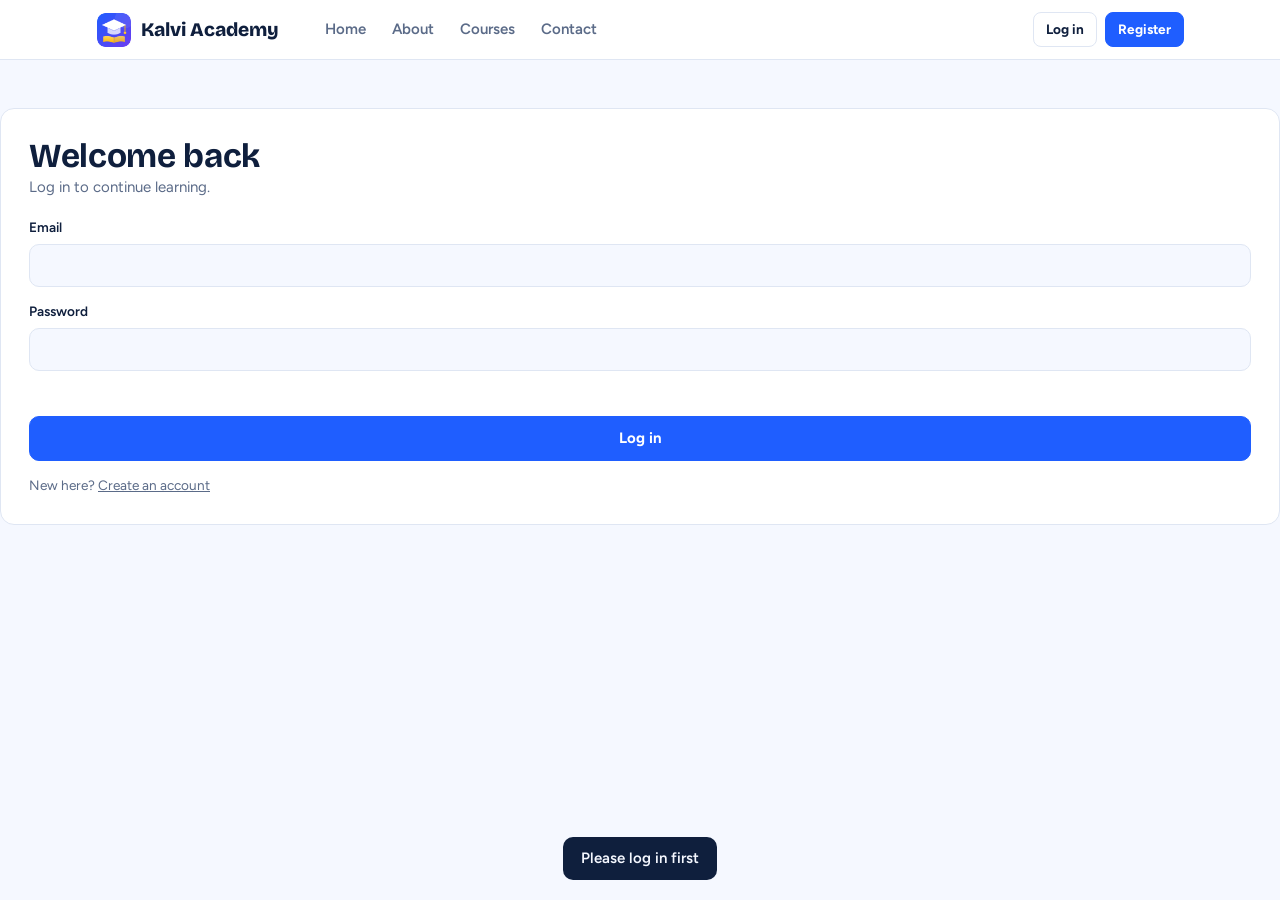
<file: learn.html>
<!doctype html>
<html lang="en">
  <head>
    <meta charset="utf-8" />
    <meta name="viewport" content="width=device-width, initial-scale=1" />
    <title>Learn · Kalvi Academy</title>
    <link rel="icon" type="image/png" href="assets/logo.png" />
    <link rel="preconnect" href="https://fonts.googleapis.com" />
    <link
      rel="stylesheet"
      href="https://fonts.googleapis.com/css2?family=Bricolage+Grotesque:opsz,wght@12..96,500;12..96,700;12..96,800&family=Figtree:wght@400;500;600;700&family=JetBrains+Mono:wght@500;600&display=swap"
    />
    <link rel="stylesheet" href="css/styles.css" />
  </head>
  <body data-page="learn">
    <header class="top"><div class="wrap" id="nav"></div></header>
    <main id="app"></main>

    <footer class="foot">
      <div class="wrap">
        <div class="fgrid">
          <div class="fcol">
            <button class="brand" data-act="nav" data-v="home"><img class="logo" src="assets/logo.png" alt="Kalvi Academy logo" width="36" height="36"><span>Kalvi Academy</span></button>
            <p>
              Practical video and PDF courses from working professionals. Learn at your own pace and
              track every lesson.
            </p>
            <form class="sub" data-form="subscribe">
              <input
                id="sb"
                type="email"
                placeholder="Your email"
                required
                aria-label="Email for course updates"
              /><button class="btn hi sm" type="submit">Subscribe</button>
            </form>
          </div>
          <div class="fcol">
            <h4>Explore</h4>
            <button data-act="nav" data-v="home">Home</button>
            <button data-act="nav" data-v="about">About us</button>
            <button data-act="nav" data-v="courses">Courses</button>
            <button data-act="nav" data-v="contact">Contact</button>
          </div>
          <div class="fcol">
            <h4>Learn</h4>
            <button data-act="gofilter" data-v="all">All courses</button>
            <button data-act="gofilter" data-v="free">Free courses</button>
            <button data-act="gofilter" data-v="paid">Paid courses</button>
            <button data-act="gocat" data-v="Maths">School subjects</button>
            <button data-act="nav" data-v="register">Become an instructor</button>
          </div>
          <div class="fcol">
            <h4>Contact</h4>
            <span class="mono">hello@kalviacademy.in</span>
            <span class="mono">+91 98765 43210</span>
            <span class="mono">Chennai, Tamil Nadu, India</span>
          </div>
        </div>
        <div class="fbar">
          <span>© 2026 Kalvi Academy. All rights reserved.</span
          ><span>Learn. Finish. Move ahead.</span>
        </div>
      </div>
    </footer>

    <div id="modal" hidden></div>
    <div id="toast" class="toast" hidden></div>
    <script src="js/core.js"></script>
    <script src="js/pages/learn.js"></script>
    <script src="js/shell.js"></script>
  </body>
</html>
</file>
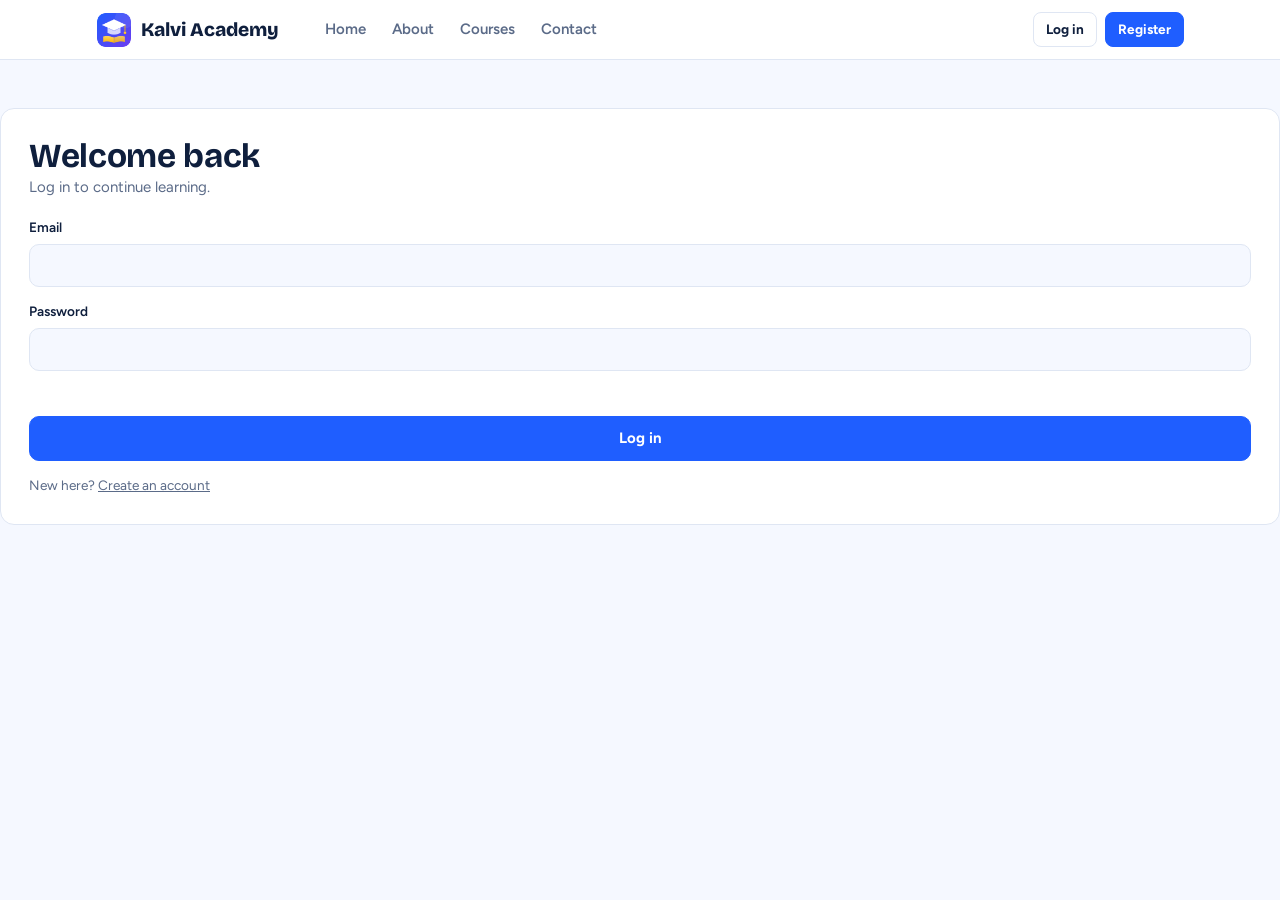
<file: login.html>
<!doctype html>
<html lang="en">
  <head>
    <meta charset="utf-8" />
    <meta name="viewport" content="width=device-width, initial-scale=1" />
    <title>Log in · Kalvi Academy</title>
    <link rel="icon" type="image/png" href="assets/logo.png" />
    <link rel="preconnect" href="https://fonts.googleapis.com" />
    <link
      rel="stylesheet"
      href="https://fonts.googleapis.com/css2?family=Bricolage+Grotesque:opsz,wght@12..96,500;12..96,700;12..96,800&family=Figtree:wght@400;500;600;700&family=JetBrains+Mono:wght@500;600&display=swap"
    />
    <link rel="stylesheet" href="css/styles.css" />
  </head>
  <body data-page="login">
    <header class="top"><div class="wrap" id="nav"></div></header>
    <main id="app"></main>

    <footer class="foot">
      <div class="wrap">
        <div class="fgrid">
          <div class="fcol">
            <button class="brand" data-act="nav" data-v="home"><img class="logo" src="assets/logo.png" alt="Kalvi Academy logo" width="36" height="36"><span>Kalvi Academy</span></button>
            <p>
              Practical video and PDF courses from working professionals. Learn at your own pace and
              track every lesson.
            </p>
            <form class="sub" data-form="subscribe">
              <input
                id="sb"
                type="email"
                placeholder="Your email"
                required
                aria-label="Email for course updates"
              /><button class="btn hi sm" type="submit">Subscribe</button>
            </form>
          </div>
          <div class="fcol">
            <h4>Explore</h4>
            <button data-act="nav" data-v="home">Home</button>
            <button data-act="nav" data-v="about">About us</button>
            <button data-act="nav" data-v="courses">Courses</button>
            <button data-act="nav" data-v="contact">Contact</button>
          </div>
          <div class="fcol">
            <h4>Learn</h4>
            <button data-act="gofilter" data-v="all">All courses</button>
            <button data-act="gofilter" data-v="free">Free courses</button>
            <button data-act="gofilter" data-v="paid">Paid courses</button>
            <button data-act="gocat" data-v="Maths">School subjects</button>
            <button data-act="nav" data-v="register">Become an instructor</button>
          </div>
          <div class="fcol">
            <h4>Contact</h4>
            <span class="mono">hello@kalviacademy.in</span>
            <span class="mono">+91 98765 43210</span>
            <span class="mono">Chennai, Tamil Nadu, India</span>
          </div>
        </div>
        <div class="fbar">
          <span>© 2026 Kalvi Academy. All rights reserved.</span
          ><span>Learn. Finish. Move ahead.</span>
        </div>
      </div>
    </footer>

    <div id="modal" hidden></div>
    <div id="toast" class="toast" hidden></div>
    <script src="js/core.js"></script>
    <script src="js/pages/login.js"></script>
    <script src="js/shell.js"></script>
  </body>
</html>
</file>
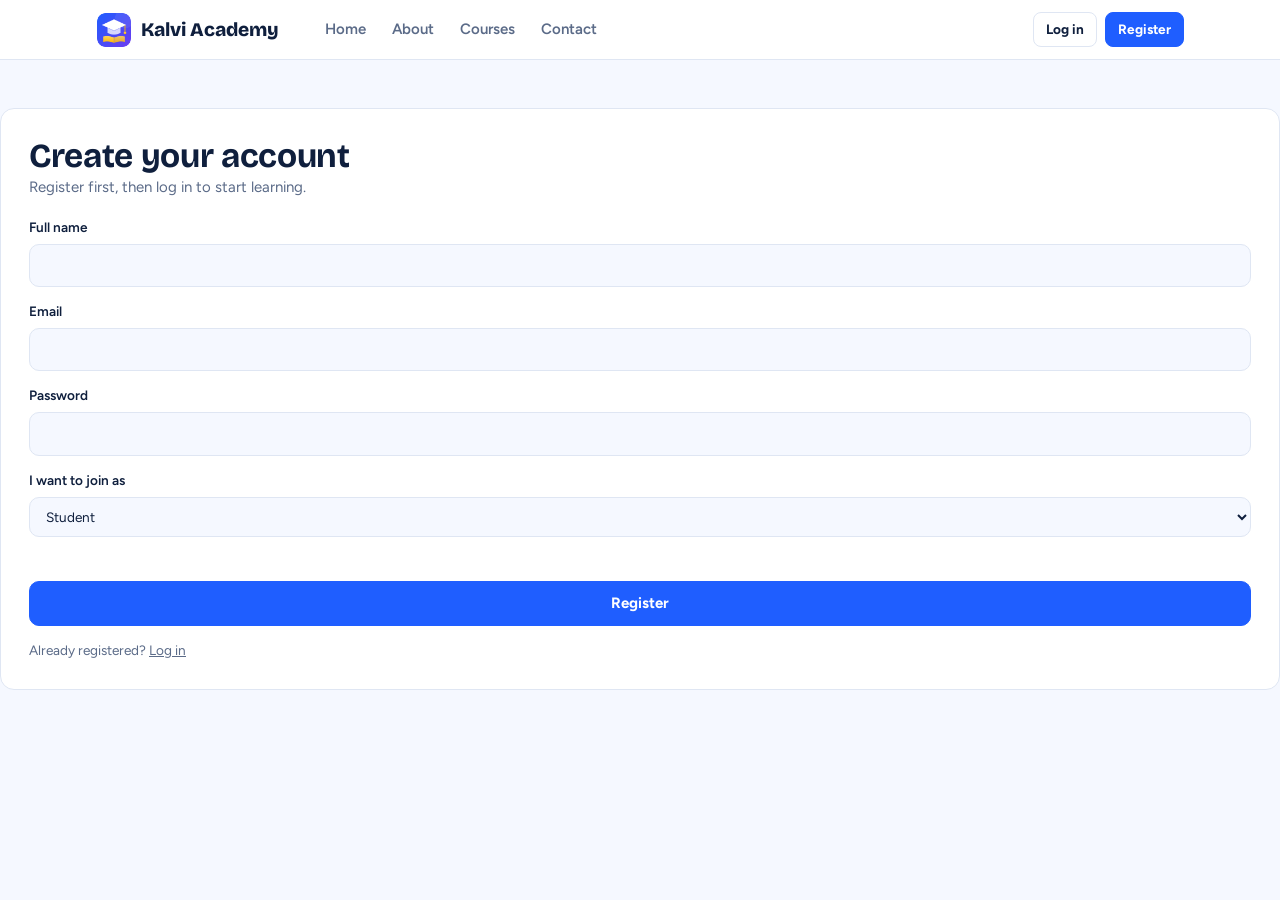
<file: register.html>
<!doctype html>
<html lang="en">
  <head>
    <meta charset="utf-8" />
    <meta name="viewport" content="width=device-width, initial-scale=1" />
    <title>Register · Kalvi Academy</title>
    <link rel="icon" type="image/png" href="assets/logo.png" />
    <link rel="preconnect" href="https://fonts.googleapis.com" />
    <link
      rel="stylesheet"
      href="https://fonts.googleapis.com/css2?family=Bricolage+Grotesque:opsz,wght@12..96,500;12..96,700;12..96,800&family=Figtree:wght@400;500;600;700&family=JetBrains+Mono:wght@500;600&display=swap"
    />
    <link rel="stylesheet" href="css/styles.css" />
  </head>
  <body data-page="register">
    <header class="top"><div class="wrap" id="nav"></div></header>
    <main id="app"></main>

    <footer class="foot">
      <div class="wrap">
        <div class="fgrid">
          <div class="fcol">
            <button class="brand" data-act="nav" data-v="home"><img class="logo" src="assets/logo.png" alt="Kalvi Academy logo" width="36" height="36"><span>Kalvi Academy</span></button>
            <p>
              Practical video and PDF courses from working professionals. Learn at your own pace and
              track every lesson.
            </p>
            <form class="sub" data-form="subscribe">
              <input
                id="sb"
                type="email"
                placeholder="Your email"
                required
                aria-label="Email for course updates"
              /><button class="btn hi sm" type="submit">Subscribe</button>
            </form>
          </div>
          <div class="fcol">
            <h4>Explore</h4>
            <button data-act="nav" data-v="home">Home</button>
            <button data-act="nav" data-v="about">About us</button>
            <button data-act="nav" data-v="courses">Courses</button>
            <button data-act="nav" data-v="contact">Contact</button>
          </div>
          <div class="fcol">
            <h4>Learn</h4>
            <button data-act="gofilter" data-v="all">All courses</button>
            <button data-act="gofilter" data-v="free">Free courses</button>
            <button data-act="gofilter" data-v="paid">Paid courses</button>
            <button data-act="gocat" data-v="Maths">School subjects</button>
            <button data-act="nav" data-v="register">Become an instructor</button>
          </div>
          <div class="fcol">
            <h4>Contact</h4>
            <span class="mono">hello@kalviacademy.in</span>
            <span class="mono">+91 98765 43210</span>
            <span class="mono">Chennai, Tamil Nadu, India</span>
          </div>
        </div>
        <div class="fbar">
          <span>© 2026 Kalvi Academy. All rights reserved.</span
          ><span>Learn. Finish. Move ahead.</span>
        </div>
      </div>
    </footer>

    <div id="modal" hidden></div>
    <div id="toast" class="toast" hidden></div>
    <script src="js/core.js"></script>
    <script src="js/pages/register.js"></script>
    <script src="js/shell.js"></script>
  </body>
</html>
</file>
<file: css/styles.css>
/* Kalvi Academy - light theme: fresh blue with amber highlight */
:root {
  --bg: #f5f8ff;
  --surface: #ffffff;
  --ink: #0f1f3d;
  --muted: #5b6b88;
  --line: #dfe6f3;
  --accent: #1f5eff;
  --accent-ink: #ffffff;
  --accent-soft: #e6eeff;
  --hi: #ffb703;
  --hi-ink: #3a2700;
  --good: #14873f;
  --warn: #b7791f;
  --bad: #d23b2e;
  --foot-bg: #0f1f3d;
  --foot-ink: #dbe4f7;
  --shadow: 0 1px 2px rgba(15, 31, 61, 0.06), 0 10px 28px rgba(15, 31, 61, 0.08);
  --font-display: "Bricolage Grotesque", system-ui, sans-serif;
  --font-body: "Figtree", system-ui, sans-serif;
  --font-mono: "JetBrains Mono", ui-monospace, monospace;
  color-scheme: light;
}
body {
  margin: 0;
  background: var(--bg);
  color: var(--ink);
  font-family: var(--font-body);
  font-size: 15px;
  line-height: 1.55;
}
img {
  max-width: 100%;
}
[hidden] {
  display: none !important;
}
* {
  box-sizing: border-box;
}
body {
  background: var(--bg);
  color: var(--ink);
  font-family: var(--font-body);
  font-size: 15px;
  line-height: 1.55;
}
h1,
h2,
h3,
h4 {
  font-family: var(--font-display);
  line-height: 1.15;
  margin: 0;
  text-wrap: balance;
  letter-spacing: -0.01em;
}
h1 {
  font-size: clamp(2.1rem, 5vw, 3.5rem);
  font-weight: 800;
}
h2 {
  font-size: clamp(1.5rem, 3vw, 2.1rem);
  font-weight: 700;
}
h3 {
  font-size: 1.1rem;
  font-weight: 700;
}
p {
  margin: 0;
}
a {
  color: inherit;
}
button,
input,
select,
textarea {
  font: inherit;
  color: inherit;
}
:focus-visible {
  outline: 2px solid var(--accent);
  outline-offset: 2px;
}
.wrap {
  max-width: 1120px;
  margin: 0 auto;
  padding-left: max(16px, env(safe-area-inset-left, 0px));
  padding-right: max(16px, env(safe-area-inset-right, 0px));
}
.muted {
  color: var(--muted);
}
.sm {
  font-size: 0.85rem;
}
.mono {
  font-family: var(--font-mono);
}
.row {
  display: flex;
  align-items: center;
  gap: 10px;
  flex-wrap: wrap;
}
.between {
  justify-content: space-between;
}
.stack {
  display: flex;
  flex-direction: column;
  gap: 14px;
}
.eyebrow {
  font-family: var(--font-mono);
  font-size: 0.75rem;
  letter-spacing: 0.08em;
  text-transform: uppercase;
  color: var(--accent);
  font-weight: 600;
}

/* top bar */
.top {
  position: sticky;
  top: env(safe-area-inset-top, 0px);
  z-index: 20;
  background: var(--surface);
  border-bottom: 1px solid var(--line);
}
.top .wrap {
  display: flex;
  align-items: center;
  justify-content: space-between;
  gap: 12px;
  flex-wrap: wrap;
  padding-block: 10px;
}
.brand {
  display: flex;
  align-items: center;
  gap: 9px;
  font-family: var(--font-display);
  font-weight: 800;
  font-size: 1.2rem;
  cursor: pointer;
  background: none;
  border: 0;
  padding: 0;
}
.brand i {
  width: 28px;
  height: 28px;
  border-radius: 8px;
  background: var(--accent);
  display: grid;
  place-items: center;
  color: var(--accent-ink);
  font-style: normal;
  font-size: 1rem;
}
.links {
  display: flex;
  gap: 2px;
  flex-wrap: wrap;
}
.links button {
  background: none;
  border: 0;
  padding: 8px 12px;
  border-radius: 8px;
  cursor: pointer;
  color: var(--muted);
  font-weight: 600;
}
.links button:hover {
  color: var(--ink);
  background: var(--accent-soft);
}
.links button.on {
  color: var(--accent);
  background: var(--accent-soft);
}
.auth {
  display: flex;
  gap: 8px;
  align-items: center;
}

/* buttons, pills, inputs */
.btn {
  display: inline-flex;
  align-items: center;
  justify-content: center;
  gap: 8px;
  background: var(--accent);
  color: var(--accent-ink);
  border: 1px solid var(--accent);
  padding: 10px 18px;
  border-radius: 10px;
  font-weight: 700;
  cursor: pointer;
  text-decoration: none;
}
.btn:hover {
  filter: brightness(1.07);
}
.btn.sm {
  padding: 6px 12px;
  font-size: 0.85rem;
  border-radius: 8px;
}
.btn.ghost {
  background: transparent;
  color: var(--ink);
  border-color: var(--line);
}
.btn.ghost:hover {
  border-color: var(--accent);
  color: var(--accent);
}
.btn.danger {
  background: transparent;
  color: var(--bad);
  border-color: var(--line);
}
.btn.hi {
  background: var(--hi);
  border-color: var(--hi);
  color: var(--hi-ink);
}
.btn[disabled] {
  opacity: 0.5;
  cursor: not-allowed;
}
.pill {
  display: inline-block;
  padding: 2px 10px;
  border-radius: 99px;
  font-size: 0.75rem;
  font-weight: 700;
  font-family: var(--font-mono);
  background: var(--accent-soft);
  color: var(--accent);
}
.pill.free {
  background: var(--accent-soft);
  color: var(--accent);
}
.pill.paid {
  background: var(--hi);
  color: var(--hi-ink);
}
.pill.ok {
  background: var(--accent-soft);
  color: var(--good);
}
.pill.wait {
  background: var(--hi);
  color: var(--hi-ink);
}
.pill.off {
  background: var(--line);
  color: var(--muted);
}
label {
  display: flex;
  flex-direction: column;
  gap: 6px;
  font-weight: 600;
  font-size: 0.85rem;
}
input,
select,
textarea {
  background: var(--bg);
  border: 1px solid var(--line);
  border-radius: 10px;
  padding: 10px 12px;
  width: 100%;
  font-weight: 400;
}
textarea {
  min-height: 110px;
  resize: vertical;
}
.err {
  color: var(--bad);
  font-size: 0.85rem;
  min-height: 1.2em;
}

/* generic surfaces */
.card {
  background: var(--surface);
  border: 1px solid var(--line);
  border-radius: 14px;
}
.pad {
  padding: 20px;
}
section.band {
  padding-block: 56px;
}
.grid {
  display: grid;
  gap: 18px;
  grid-template-columns: repeat(auto-fill, minmax(250px, 1fr));
}
.grid.two {
  grid-template-columns: repeat(auto-fit, minmax(min(100%, 320px), 1fr));
}
.head {
  display: flex;
  flex-direction: column;
  gap: 8px;
  margin-bottom: 26px;
  max-width: 640px;
}

/* hero */
.hero {
  padding-block: 56px 40px;
}
.hero .wrap {
  display: grid;
  gap: 36px;
  grid-template-columns: minmax(0, 1.1fr) minmax(0, 0.9fr);
  align-items: center;
}
.hero p.lead {
  font-size: 1.1rem;
  color: var(--muted);
  max-width: 52ch;
  margin-top: 16px;
}
.hero .ctas {
  display: flex;
  gap: 12px;
  flex-wrap: wrap;
  margin-top: 26px;
}
.hl {
  background: linear-gradient(transparent 62%, var(--hi) 62%, var(--hi) 92%, transparent 92%)
    no-repeat 0 0/100% 100%;
  animation: hl 0.9s 0.5s cubic-bezier(0.2, 0.7, 0.2, 1) both;
}
.statrow {
  display: flex;
  gap: 28px;
  flex-wrap: wrap;
  margin-top: 32px;
}
.statrow b {
  font-family: var(--font-display);
  font-size: 1.6rem;
  display: block;
}
.live {
  padding: 18px;
  box-shadow: var(--shadow);
}
.live .lessons {
  display: flex;
  flex-direction: column;
  gap: 2px;
  margin-top: 12px;
}
.lrow {
  display: flex;
  gap: 10px;
  align-items: center;
  padding: 9px 10px;
  border-radius: 8px;
  font-size: 0.9rem;
}
.lrow.cur {
  background: var(--accent-soft);
}
.tick {
  width: 18px;
  height: 18px;
  border-radius: 50%;
  border: 2px solid var(--line);
  flex: none;
  display: grid;
  place-items: center;
}
.tick.done {
  background: var(--good);
  border-color: var(--good);
  color: #fff;
}
.bar {
  height: 8px;
  border-radius: 99px;
  background: var(--line);
  overflow: hidden;
}
.bar > span {
  display: block;
  height: 100%;
  background: var(--accent);
  border-radius: 99px;
}

/* course cards */
.course {
  overflow: hidden;
  display: flex;
  flex-direction: column;
}
.thumb {
  aspect-ratio: 16/9;
  max-width: 100%;
  background: linear-gradient(135deg, hsl(var(--h) 55% 28%), hsl(calc(var(--h) + 28) 60% 44%));
  position: relative;
  color: #fff;
  padding: 12px;
  display: flex;
  flex-direction: column;
  justify-content: space-between;
}
.thumb span {
  font-family: var(--font-mono);
  font-size: 0.7rem;
  letter-spacing: 0.08em;
  text-transform: uppercase;
  opacity: 0.85;
}
.thumb b {
  font-family: var(--font-display);
  font-size: 2.4rem;
  line-height: 1;
  opacity: 0.95;
}
.cbody {
  padding: 14px 16px 16px;
  display: flex;
  flex-direction: column;
  gap: 8px;
  flex: 1;
}
.cbody .row.between {
  margin-top: auto;
}
.toolbar {
  display: flex;
  gap: 12px;
  flex-wrap: wrap;
  margin-bottom: 22px;
  align-items: center;
}
.toolbar input {
  max-width: 320px;
}
.seg {
  display: flex;
  border: 1px solid var(--line);
  border-radius: 10px;
  overflow: hidden;
  background: var(--surface);
}
.seg button {
  background: none;
  border: 0;
  padding: 8px 14px;
  cursor: pointer;
  font-weight: 600;
  color: var(--muted);
}
.seg button.on {
  background: var(--accent);
  color: var(--accent-ink);
}

.feat {
  padding: 22px;
  display: flex;
  flex-direction: column;
  gap: 8px;
}
.feat .ic {
  width: 38px;
  height: 38px;
  border-radius: 10px;
  background: var(--accent-soft);
  color: var(--accent);
  display: grid;
  place-items: center;
  margin-bottom: 4px;
}
.quote {
  padding: 22px;
  display: flex;
  flex-direction: column;
  gap: 14px;
}
.avatar {
  width: 36px;
  height: 36px;
  border-radius: 50%;
  background: var(--accent);
  color: var(--accent-ink);
  display: grid;
  place-items: center;
  font-weight: 800;
  flex: none;
}

/* forms / auth */
.authbox {
  max-width: 440px;
  margin: 48px auto;
  padding: 28px;
}
.authbox form {
  display: flex;
  flex-direction: column;
  gap: 14px;
  margin-top: 18px;
}

/* course detail */
.detail {
  display: grid;
  grid-template-columns: minmax(0, 1fr) 340px;
  gap: 24px;
  padding-block: 36px;
  align-items: start;
}
.buybox {
  padding: 20px;
  position: sticky;
  top: 80px;
  display: flex;
  flex-direction: column;
  gap: 14px;
}
.price {
  font-family: var(--font-display);
  font-size: 2rem;
  font-weight: 800;
}
.lli {
  display: flex;
  align-items: center;
  gap: 12px;
  padding: 12px 14px;
  border-bottom: 1px solid var(--line);
}
.lli:last-child {
  border-bottom: 0;
}
.type {
  font-family: var(--font-mono);
  font-size: 0.7rem;
  font-weight: 600;
  padding: 2px 7px;
  border-radius: 6px;
  background: var(--accent-soft);
  color: var(--accent);
}

/* learn */
.learn {
  display: grid;
  grid-template-columns: minmax(0, 1fr) 330px;
  gap: 22px;
  padding-block: 24px;
  align-items: start;
}
.player {
  aspect-ratio: 16/9;
  max-width: 100%;
  border-radius: 14px;
  overflow: hidden;
  position: relative;
  color: #fff;
  background: linear-gradient(135deg, hsl(var(--h) 50% 18%), hsl(calc(var(--h) + 28) 50% 30%));
  display: grid;
  place-items: center;
  text-align: center;
  padding: 16px;
}
.player .tag {
  position: absolute;
  top: 12px;
  left: 12px;
  font-family: var(--font-mono);
  font-size: 0.7rem;
  background: rgba(0, 0, 0, 0.4);
  padding: 3px 8px;
  border-radius: 6px;
}
.player h3 {
  font-size: clamp(1rem, 2.4vw, 1.5rem);
  max-width: 30ch;
  margin-top: 10px;
}
.bigplay {
  width: 68px;
  height: 68px;
  border-radius: 50%;
  background: var(--hi);
  color: var(--hi-ink);
  border: 0;
  cursor: pointer;
  display: grid;
  place-items: center;
  margin: 0 auto;
}
.ctrl {
  display: flex;
  gap: 12px;
  align-items: center;
  margin-top: 10px;
}
.ctrl .seek {
  flex: 1;
  height: 10px;
  border-radius: 99px;
  background: var(--line);
  cursor: pointer;
  overflow: hidden;
}
.ctrl .seek span {
  display: block;
  height: 100%;
  width: 0;
  background: var(--accent);
}
.paper {
  background: #fff;
  color: #1b1b1b;
  border-radius: 6px;
  padding: 28px 30px;
  min-height: 340px;
  box-shadow: var(--shadow);
  max-width: 620px;
  margin: 0 auto;
}
.paper h4 {
  font-size: 1.2rem;
  margin-bottom: 10px;
  color: #10201c;
}
.paper ul {
  padding-left: 18px;
  margin: 10px 0;
}
.pdfbg {
  background: var(--line);
  border-radius: 14px;
  padding: 22px 14px;
}
.rail {
  overflow: hidden;
}
.rail .lli {
  cursor: pointer;
  padding: 11px 14px;
}
.rail .lli.cur {
  background: var(--accent-soft);
}
.rail .lli:hover {
  background: var(--accent-soft);
}

/* dashboards */
.dash {
  padding-block: 32px;
}
.tiles {
  display: grid;
  gap: 14px;
  grid-template-columns: repeat(auto-fit, minmax(170px, 1fr));
  margin: 20px 0 26px;
}
.tile {
  padding: 16px 18px;
}
.tile b {
  font-family: var(--font-display);
  font-size: 1.7rem;
  display: block;
}
.tabs {
  display: flex;
  gap: 4px;
  border-bottom: 1px solid var(--line);
  margin-bottom: 22px;
  flex-wrap: wrap;
}
.tabs button {
  background: none;
  border: 0;
  border-bottom: 2px solid transparent;
  padding: 10px 14px;
  font-weight: 700;
  color: var(--muted);
  cursor: pointer;
}
.tabs button.on {
  color: var(--accent);
  border-bottom-color: var(--accent);
}
.tbl {
  overflow-x: auto;
}
table {
  border-collapse: collapse;
  width: 100%;
  min-width: 560px;
}
th,
td {
  text-align: left;
  padding: 11px 14px;
  border-bottom: 1px solid var(--line);
  font-size: 0.9rem;
  vertical-align: middle;
}
th {
  font-family: var(--font-mono);
  font-size: 0.7rem;
  text-transform: uppercase;
  letter-spacing: 0.06em;
  color: var(--muted);
  font-weight: 600;
}
td select {
  padding: 6px 8px;
  width: auto;
}
.mine {
  display: flex;
  gap: 16px;
  padding: 14px;
  align-items: center;
  flex-wrap: wrap;
}
.mine .thumb {
  width: 150px;
  flex: none;
  border-radius: 10px;
}
.mine .info {
  flex: 1;
  min-width: 200px;
  display: flex;
  flex-direction: column;
  gap: 8px;
}
.two-form {
  display: grid;
  grid-template-columns: repeat(auto-fit, minmax(200px, 1fr));
  gap: 12px;
}
.two-form .full {
  grid-column: 1/-1;
}

/* modal + toast */
.modal {
  position: fixed;
  inset: 0;
  background: rgba(5, 15, 12, 0.55);
  z-index: 50;
  display: grid;
  place-items: center;
  padding: 16px;
}
.modal .card {
  max-width: 440px;
  width: 100%;
  padding: 24px;
  max-height: 92vh;
  overflow: auto;
}
.toast {
  position: fixed;
  left: 50%;
  transform: translateX(-50%);
  bottom: calc(20px + env(safe-area-inset-bottom, 0px));
  background: var(--ink);
  color: var(--bg);
  padding: 10px 18px;
  border-radius: 10px;
  z-index: 60;
  font-weight: 600;
  max-width: 90vw;
}

@media (max-width: 860px) {
  .hero .wrap,
  .detail,
  .learn {
    grid-template-columns: minmax(0, 1fr);
  }
  .buybox {
    position: static;
  }
}
@media (prefers-reduced-motion: reduce) {
  * {
    animation: none !important;
    transition: none !important;
  }
}

/* hero backdrop */
.hero {
  position: relative;
  overflow: hidden;
}
.hero::before {
  content: "";
  position: absolute;
  right: -120px;
  top: -160px;
  width: 560px;
  height: 560px;
  border-radius: 50%;
  background: radial-gradient(circle, #cfe0ff 0%, transparent 68%);
  animation: drift 14s ease-in-out infinite alternate;
}
.hero::after {
  content: "";
  position: absolute;
  left: -140px;
  bottom: -200px;
  width: 480px;
  height: 480px;
  border-radius: 50%;
  background: radial-gradient(circle, rgba(255, 183, 3, 0.2) 0%, transparent 68%);
  animation: drift 18s ease-in-out infinite alternate-reverse;
}
.hero .wrap {
  position: relative;
  z-index: 1;
}
.live {
  animation: float 6s ease-in-out infinite alternate;
}

/* motion */
@keyframes rise {
  from {
    opacity: 0;
    transform: translateY(16px);
  }
}
@keyframes hl {
  from {
    background-size: 0% 100%;
  }
}
@keyframes float {
  to {
    transform: translateY(-8px);
  }
}
@keyframes drift {
  to {
    transform: translate(-30px, 24px) scale(1.08);
  }
}
@keyframes grow {
  from {
    width: 0;
  }
}
@keyframes popin {
  from {
    opacity: 0;
    transform: scale(0.94) translateY(8px);
  }
}
@keyframes fade {
  from {
    opacity: 0;
  }
}
@keyframes slideup {
  from {
    opacity: 0;
    transform: translate(-50%, 12px);
  }
}
@keyframes pulse {
  0% {
    box-shadow: 0 0 0 0 rgba(255, 183, 3, 0.55);
  }
  70% {
    box-shadow: 0 0 0 12px rgba(255, 183, 3, 0);
  }
  100% {
    box-shadow: 0 0 0 0 rgba(255, 183, 3, 0);
  }
}
.hero .wrap > div:first-child > * {
  animation: rise 0.7s cubic-bezier(0.2, 0.7, 0.2, 1) both;
}
.hero .wrap > div:first-child > *:nth-child(2) {
  animation-delay: 0.08s;
}
.hero .wrap > div:first-child > *:nth-child(3) {
  animation-delay: 0.16s;
}
.hero .wrap > div:first-child > *:nth-child(4) {
  animation-delay: 0.24s;
}
.hero .wrap > div:first-child > *:nth-child(5) {
  animation-delay: 0.32s;
}
.grid > *,
.tiles > *,
.authbox,
.detail > *,
.learn > *,
.dash .stack > *,
.band .head {
  animation: rise 0.6s cubic-bezier(0.2, 0.7, 0.2, 1) both;
}
.grid > *:nth-child(2),
.tiles > *:nth-child(2) {
  animation-delay: 0.07s;
}
.grid > *:nth-child(3),
.tiles > *:nth-child(3) {
  animation-delay: 0.14s;
}
.grid > *:nth-child(4),
.tiles > *:nth-child(4) {
  animation-delay: 0.21s;
}
.grid > *:nth-child(5) {
  animation-delay: 0.28s;
}
.grid > *:nth-child(n + 6) {
  animation-delay: 0.35s;
}
.bar > span {
  animation: grow 1s 0.2s cubic-bezier(0.2, 0.7, 0.2, 1) both;
}
.modal {
  animation: fade 0.2s both;
}
.modal .card {
  animation: popin 0.25s cubic-bezier(0.2, 0.7, 0.2, 1) both;
}
.toast {
  animation: slideup 0.25s both;
}
.buybox .btn.hi {
  animation: pulse 2.4s infinite;
}
.noanim * {
  animation: none !important;
}

/* hover */
.course {
  transition:
    transform 0.25s,
    box-shadow 0.25s;
}
.course:hover {
  transform: translateY(-6px);
  box-shadow: 0 16px 36px rgba(31, 94, 255, 0.16);
}
.course .thumb b {
  transition: transform 0.35s;
}
.course:hover .thumb b {
  transform: translateX(6px) scale(1.06);
}
.feat,
.quote {
  transition:
    transform 0.25s,
    box-shadow 0.25s;
}
.feat:hover,
.quote:hover {
  transform: translateY(-4px);
  box-shadow: var(--shadow);
}
.btn {
  transition:
    transform 0.15s,
    filter 0.15s,
    box-shadow 0.15s,
    background 0.15s,
    color 0.15s,
    border-color 0.15s;
}
.btn:hover {
  transform: translateY(-1px);
  box-shadow: 0 6px 16px rgba(31, 94, 255, 0.25);
}
.btn.ghost:hover,
.btn.danger:hover,
.btn.sm:hover {
  box-shadow: none;
}
.btn:active {
  transform: none;
}
.links button {
  transition:
    background 0.2s,
    color 0.2s;
}
.lli {
  transition: background 0.2s;
}
tr {
  transition: background 0.2s;
}
tbody tr:hover,
table tr:hover td {
  background: var(--accent-soft);
}

/* footer */
.foot {
  background: var(--foot-bg);
  color: var(--foot-ink);
  margin-top: 48px;
}
.foot .wrap {
  padding-block: 52px 24px;
}
.fgrid {
  display: grid;
  gap: 32px;
  grid-template-columns: 1.6fr 1fr 1fr 1.2fr;
}
.fgrid > * {
  min-width: 0;
}
.foot h4 {
  font-size: 0.75rem;
  font-family: var(--font-mono);
  text-transform: uppercase;
  letter-spacing: 0.08em;
  color: #8fa6d6;
  margin-bottom: 14px;
  font-weight: 600;
}
.foot .fcol {
  display: flex;
  flex-direction: column;
  gap: 8px;
}
.foot .fcol > button {
  background: none;
  border: 0;
  color: var(--foot-ink);
  text-align: left;
  padding: 2px 0;
  cursor: pointer;
  opacity: 0.85;
  width: fit-content;
  transition:
    color 0.2s,
    opacity 0.2s,
    transform 0.2s;
}
.foot .fcol > button:hover {
  color: var(--hi);
  opacity: 1;
  transform: translateX(3px);
}
.foot p {
  font-size: 0.9rem;
  opacity: 0.85;
  max-width: 38ch;
}
.foot .brand {
  color: #fff;
}
.foot .mono {
  font-size: 0.85rem;
  opacity: 0.9;
}
.sub {
  display: flex;
  gap: 8px;
  margin-top: 8px;
  flex-wrap: wrap;
}
.sub input {
  flex: 1;
  min-width: 160px;
  background: rgba(255, 255, 255, 0.08);
  border-color: rgba(255, 255, 255, 0.2);
  color: #fff;
}
.sub input::placeholder {
  color: #9fb1d6;
}
.fbar {
  display: flex;
  justify-content: space-between;
  gap: 12px;
  flex-wrap: wrap;
  border-top: 1px solid rgba(255, 255, 255, 0.14);
  margin-top: 36px;
  padding-top: 18px;
  font-size: 0.85rem;
  opacity: 0.75;
}
@media (max-width: 860px) {
  .fgrid {
    grid-template-columns: 1fr 1fr;
  }
}
@media (max-width: 520px) {
  .fgrid {
    grid-template-columns: 1fr;
  }
}

/* ---- hero image, badge, live card ---- */
.heroimg {
  position: relative;
}
.heroimg > img {
  width: 100%;
  height: auto;
  display: block;
  animation: rise 0.8s 0.1s cubic-bezier(0.2, 0.7, 0.2, 1) both;
}
.heroimg .live {
  position: absolute;
  left: -6px;
  bottom: -12px;
  width: min(290px, 78%);
  padding: 14px;
  box-shadow: var(--shadow);
}
.heroimg .badge {
  position: absolute;
  right: 4px;
  top: 10px;
  padding: 10px 14px;
  display: flex;
  flex-direction: column;
  box-shadow: var(--shadow);
  animation: float 5s ease-in-out infinite alternate-reverse;
}
.badge b {
  font-family: var(--font-display);
  font-size: 1.5rem;
  line-height: 1;
}
.badge span {
  font-size: 0.75rem;
  color: var(--muted);
}
.hero p.lead {
  font-size: 1.1rem;
  color: var(--muted);
  max-width: 52ch;
  margin-top: 16px;
}

/* ---- subjects ---- */
.subjgrid {
  display: grid;
  gap: 14px;
  grid-template-columns: repeat(auto-fill, minmax(210px, 1fr));
}
.subj {
  padding: 18px;
  text-align: left;
  cursor: pointer;
  display: flex;
  flex-direction: column;
  gap: 6px;
  background: var(--surface);
  border: 1px solid var(--line);
  border-radius: 14px;
  transition:
    transform 0.25s,
    box-shadow 0.25s,
    border-color 0.25s;
  animation: rise 0.6s cubic-bezier(0.2, 0.7, 0.2, 1) both;
}
.subj:hover {
  transform: translateY(-4px);
  box-shadow: var(--shadow);
  border-color: var(--accent);
}
.subj .glyph {
  font-family: var(--font-mono);
  font-weight: 600;
  font-size: 1.15rem;
  color: var(--accent);
  background: var(--accent-soft);
  min-width: 48px;
  width: fit-content;
  height: 48px;
  padding: 0 12px;
  border-radius: 12px;
  display: grid;
  place-items: center;
  margin-bottom: 6px;
  transition: transform 0.3s;
}
.subj:hover .glyph {
  transform: rotate(-6deg) scale(1.08);
}
.subj b {
  font-family: var(--font-display);
  font-size: 1.05rem;
}
.subj .n {
  font-family: var(--font-mono);
  font-size: 0.72rem;
  color: var(--accent);
  margin-top: auto;
  padding-top: 4px;
}
.subjgrid > .subj:nth-child(2) {
  animation-delay: 0.05s;
}
.subjgrid > .subj:nth-child(3) {
  animation-delay: 0.1s;
}
.subjgrid > .subj:nth-child(4) {
  animation-delay: 0.15s;
}
.subjgrid > .subj:nth-child(n + 5) {
  animation-delay: 0.2s;
}

/* ---- steps, cta band, faq, timeline ---- */
.steps {
  display: grid;
  gap: 18px;
  grid-template-columns: repeat(auto-fit, minmax(240px, 1fr));
}
.step {
  padding: 24px;
  animation: rise 0.6s cubic-bezier(0.2, 0.7, 0.2, 1) both;
}
.step .no {
  font-family: var(--font-mono);
  font-weight: 600;
  color: var(--accent-ink);
  background: var(--accent);
  width: 34px;
  height: 34px;
  border-radius: 50%;
  display: grid;
  place-items: center;
  margin-bottom: 12px;
}
.step p {
  margin-top: 6px;
}
.ctaband {
  background: var(--accent);
  color: var(--accent-ink);
  border-radius: 22px;
  padding: 40px;
  display: grid;
  gap: 18px;
  grid-template-columns: minmax(0, 1.4fr) auto;
  align-items: center;
  position: relative;
  overflow: hidden;
}
.ctaband::after {
  content: "";
  position: absolute;
  right: -60px;
  top: -80px;
  width: 260px;
  height: 260px;
  border-radius: 50%;
  background: rgba(255, 255, 255, 0.1);
}
.ctaband::before {
  content: "";
  position: absolute;
  right: 120px;
  bottom: -110px;
  width: 200px;
  height: 200px;
  border-radius: 50%;
  background: rgba(255, 183, 3, 0.25);
}
.ctaband p {
  opacity: 0.92;
  margin-top: 8px;
  max-width: 56ch;
}
.ctaband .row {
  position: relative;
  z-index: 1;
}
.btn.light {
  background: #fff;
  color: var(--accent);
  border-color: #fff;
}
.ctaband .btn.ghost {
  background: transparent;
  color: #fff;
  border-color: rgba(255, 255, 255, 0.55);
}
.ctaband .btn.ghost:hover {
  border-color: #fff;
  color: #fff;
}
@media (max-width: 700px) {
  .ctaband {
    grid-template-columns: minmax(0, 1fr);
    padding: 28px 22px;
  }
}
.faq {
  display: flex;
  flex-direction: column;
  gap: 10px;
  max-width: 780px;
}
.faq details {
  background: var(--surface);
  border: 1px solid var(--line);
  border-radius: 12px;
  padding: 0 18px;
  transition: border-color 0.2s;
}
.faq details[open] {
  border-color: var(--accent);
}
.faq summary {
  cursor: pointer;
  padding: 16px 0;
  font-weight: 700;
  list-style: none;
  display: flex;
  justify-content: space-between;
  gap: 12px;
}
.faq summary::-webkit-details-marker {
  display: none;
}
.faq summary::after {
  content: "+";
  font-family: var(--font-mono);
  color: var(--accent);
  font-size: 1.25rem;
  line-height: 1;
  transition: transform 0.25s;
}
.faq details[open] summary::after {
  transform: rotate(45deg);
}
.faq details p {
  padding-bottom: 16px;
  color: var(--muted);
}
.timeline {
  list-style: none;
  margin: 0;
  padding: 0;
  border-left: 2px solid var(--line);
  max-width: 680px;
}
.timeline li {
  padding: 0 0 26px 26px;
  position: relative;
}
.timeline li:last-child {
  padding-bottom: 0;
}
.timeline li::before {
  content: "";
  position: absolute;
  left: -8px;
  top: 6px;
  width: 14px;
  height: 14px;
  border-radius: 50%;
  background: var(--accent);
  box-shadow: 0 0 0 4px var(--accent-soft);
}
.timeline b {
  font-family: var(--font-mono);
  color: var(--accent);
}
.timeline p {
  color: var(--muted);
  margin-top: 2px;
}

/* ---- catalog chips ---- */
.chips {
  display: flex;
  gap: 8px;
  flex-wrap: wrap;
  margin-bottom: 18px;
}
.chips button {
  background: var(--surface);
  border: 1px solid var(--line);
  border-radius: 99px;
  padding: 6px 14px;
  font-weight: 600;
  cursor: pointer;
  color: var(--muted);
  transition: all 0.2s;
}
.chips button:hover {
  border-color: var(--accent);
  color: var(--accent);
}
.chips button.on {
  background: var(--accent);
  border-color: var(--accent);
  color: var(--accent-ink);
}

/* ---- course detail ---- */
.facts {
  display: grid;
  gap: 12px;
  grid-template-columns: repeat(auto-fit, minmax(110px, 1fr));
}
.fact {
  background: var(--surface);
  border: 1px solid var(--line);
  border-radius: 12px;
  padding: 12px 14px;
}
.fact b {
  font-family: var(--font-display);
  font-size: 1.25rem;
  display: block;
}
.checks {
  list-style: none;
  margin: 12px 0 0;
  padding: 0;
  display: grid;
  gap: 10px;
  grid-template-columns: repeat(auto-fit, minmax(230px, 1fr));
}
.checks li {
  display: flex;
  gap: 10px;
  align-items: flex-start;
}
.checks li::before {
  content: "\2713";
  flex: none;
  width: 20px;
  height: 20px;
  border-radius: 50%;
  background: var(--accent-soft);
  color: var(--accent);
  font-size: 0.75rem;
  font-weight: 800;
  display: grid;
  place-items: center;
  margin-top: 1px;
}

/* ---- map ---- */
.mapcard {
  overflow: hidden;
  display: grid;
  grid-template-columns: minmax(0, 1.6fr) minmax(0, 1fr);
}
.mapcard img,
.mapcard iframe {
  width: 100%;
  height: 100%;
  min-height: 320px;
  display: block;
  border: 0;
  object-fit: cover;
}
.maptext {
  padding: 28px;
  display: flex;
  flex-direction: column;
  gap: 12px;
  justify-content: center;
  align-items: flex-start;
}
@media (max-width: 760px) {
  .mapcard {
    grid-template-columns: minmax(0, 1fr);
  }
}

.info-card .ic {
  margin-bottom: 4px;
}

/* ---- navigation: desktop bar and mobile menu ---- */
.top .wrap {
  flex-wrap: nowrap;
}
.navpanel {
  display: flex;
  flex: 1;
  align-items: center;
  justify-content: space-between;
  gap: 16px;
  margin-left: 24px;
  min-width: 0;
}
.burger {
  display: none;
  width: 44px;
  height: 44px;
  border: 1px solid var(--line);
  background: var(--surface);
  border-radius: 10px;
  cursor: pointer;
  padding: 0;
  position: relative;
  flex: none;
}
.burger span {
  position: absolute;
  left: 12px;
  right: 12px;
  height: 2px;
  background: var(--ink);
  border-radius: 2px;
  transition:
    transform 0.25s,
    opacity 0.2s,
    top 0.25s;
}
.burger span:nth-child(1) {
  top: 14px;
}
.burger span:nth-child(2) {
  top: 21px;
}
.burger span:nth-child(3) {
  top: 28px;
}
.burger.open span:nth-child(1) {
  top: 21px;
  transform: rotate(45deg);
}
.burger.open span:nth-child(2) {
  opacity: 0;
}
.burger.open span:nth-child(3) {
  top: 21px;
  transform: rotate(-45deg);
}

/* table scroll hint */
.tbl {
  background-color: var(--surface);
  background-image:
    linear-gradient(to right, var(--surface) 30%, rgba(255, 255, 255, 0)),
    linear-gradient(to left, var(--surface) 30%, rgba(255, 255, 255, 0)),
    radial-gradient(farthest-side at 0 50%, rgba(15, 31, 61, 0.18), rgba(15, 31, 61, 0)),
    radial-gradient(farthest-side at 100% 50%, rgba(15, 31, 61, 0.18), rgba(15, 31, 61, 0));
  background-position:
    0 0,
    100% 0,
    0 0,
    100% 0;
  background-repeat: no-repeat;
  background-size:
    40px 100%,
    40px 100%,
    14px 100%,
    14px 100%;
  background-attachment: local, local, scroll, scroll;
  -webkit-overflow-scrolling: touch;
}

@media (max-width: 860px) {
  .burger {
    display: block;
  }
  .navpanel {
    display: none;
    position: absolute;
    left: 0;
    right: 0;
    top: 100%;
    margin: 0;
    flex-direction: column;
    align-items: stretch;
    justify-content: flex-start;
    gap: 12px;
    background: var(--surface);
    border-bottom: 1px solid var(--line);
    box-shadow: var(--shadow);
    padding: 12px max(16px, env(safe-area-inset-right, 0px)) 18px
      max(16px, env(safe-area-inset-left, 0px));
    max-height: calc(100vh - 70px);
    max-height: calc(100dvh - 70px);
    overflow-y: auto;
  }
  .navpanel.open {
    display: flex;
    animation: fade 0.2s both;
  }
  .links {
    flex-direction: column;
    gap: 2px;
  }
  .links button {
    text-align: left;
    width: 100%;
    padding: 13px 12px;
    font-size: 1rem;
  }
  .auth {
    flex-direction: column;
    align-items: stretch;
    gap: 10px;
    border-top: 1px solid var(--line);
    padding-top: 12px;
  }
  .auth .btn {
    width: 100%;
    padding: 12px;
    font-size: 0.95rem;
  }
  .buybox {
    order: -1;
  }
}

@media (max-width: 600px) {
  section.band {
    padding-block: 40px;
  }
  .hero {
    padding-block: 32px 28px;
  }
  .head {
    margin-bottom: 20px;
  }
  .heroimg .live {
    width: 72%;
    padding: 12px;
  }
  .heroimg .badge {
    top: 4px;
    right: 0;
    padding: 8px 12px;
  }
  .statrow {
    gap: 20px;
  }
  .toolbar input {
    max-width: none;
    flex: 1 1 100%;
  }
  .toolbar .seg {
    flex: 1 1 100%;
  }
  .toolbar .seg button {
    flex: 1;
  }
  .tiles {
    grid-template-columns: 1fr 1fr;
  }
  .tile {
    padding: 14px;
  }
  input,
  select,
  textarea {
    font-size: 16px;
  }
  .mine {
    flex-direction: column;
    align-items: stretch;
  }
  .mine .thumb {
    width: 100%;
  }
  .mine .btn {
    width: 100%;
  }
  .authbox {
    margin: 24px auto;
    padding: 22px;
  }
  .paper {
    padding: 20px;
  }
  .bigplay {
    width: 56px;
    height: 56px;
  }
  .price {
    font-size: 1.7rem;
  }
  .buybox {
    padding: 16px;
  }
  .detail {
    padding-block: 20px;
  }
  .learn {
    padding-block: 16px;
  }
  .dash {
    padding-block: 22px;
  }
  .lnav {
    display: grid;
    grid-template-columns: 1fr 1fr;
  }
  .lnav > :nth-child(2) {
    grid-column: 1/-1;
    order: -1;
    text-align: center;
  }
  .lnav > :nth-child(2).btn {
    width: 100%;
  }
  .modal {
    align-items: end;
    padding: 0;
  }
  .modal .card {
    max-width: none;
    border-radius: 18px 18px 0 0;
    padding-bottom: calc(24px + env(safe-area-inset-bottom, 0px));
  }
  .fbar {
    flex-direction: column;
  }
  .foot .wrap {
    padding-block: 36px 20px;
  }
  .tabs button {
    padding: 10px 10px;
  }
}


/* =====================================================
   KALVI ACADEMY - RESPONSIVE FIX
   Append this at the END of styles.css
   Existing design and functionality preserved
   ===================================================== */

/* Global overflow and sizing protection */
html {
  width: 100%;
  max-width: 100%;
  overflow-x: clip;
  -webkit-text-size-adjust: 100%;
}

body {
  width: 100%;
  min-width: 0;
  overflow-x: clip;
}

#app,
main,
section,
.wrap,
.card,
.fcol,
.fgrid > *,
.hero .wrap > *,
.detail > *,
.learn > * {
  min-width: 0;
}

img,
video,
iframe,
svg {
  max-width: 100%;
}

button,
input,
select,
textarea {
  max-width: 100%;
}

button {
  touch-action: manipulation;
}

/* Header alignment */
.top .wrap {
  position: relative;
  width: 100%;
  min-width: 0;
  gap: 10px;
}

.brand {
  min-width: 0;
  max-width: 100%;
  flex-shrink: 1;
  font-size: clamp(1rem, 4vw, 1.2rem);
}

.brand i {
  flex-shrink: 0;
}

/* Navigation menu should fit smaller screens */
.navpanel {
  min-width: 0;
}

.navpanel .links,
.navpanel .auth {
  min-width: 0;
}

.navpanel .auth .btn {
  white-space: normal;
}

/* Responsive grids */
.grid {
  grid-template-columns: repeat(
    auto-fit,
    minmax(min(100%, 250px), 1fr)
  );
}

.grid.two {
  grid-template-columns: repeat(
    auto-fit,
    minmax(min(100%, 300px), 1fr)
  );
}

.hero .wrap {
  grid-template-columns: minmax(0, 1.1fr) minmax(0, 0.9fr);
}

.detail {
  grid-template-columns: minmax(0, 1fr) minmax(0, 340px);
}

.learn {
  grid-template-columns: minmax(0, 1fr) minmax(0, 330px);
}

/* Prevent long text from stretching layouts */
h1,
h2,
h3,
h4,
p,
td,
th,
.mono,
.lli,
.cbody {
  overflow-wrap: anywhere;
}

.card,
.course,
.tile,
.feat,
.quote,
.paper,
.buybox {
  max-width: 100%;
}

/* Forms and action buttons */
.two-form {
  grid-template-columns: repeat(
    auto-fit,
    minmax(min(100%, 200px), 1fr)
  );
}

.two-form > *,
.two-form .full {
  min-width: 0;
}

.ctas .btn,
.toolbar .btn {
  max-width: 100%;
}

input,
select,
textarea {
  min-width: 0;
  scroll-margin-top: 90px;
}

.sub input {
  min-width: 0;
}

/* Tables: scroll inside the table container only */
.tbl {
  width: 100%;
  max-width: 100%;
  overflow-x: auto;
  overscroll-behavior-x: contain;
  -webkit-overflow-scrolling: touch;
}

.tbl table {
  width: 100%;
  min-width: 560px;
}

/* Tablet */
@media (max-width: 860px) {
  .hero .wrap,
  .detail,
  .learn {
    grid-template-columns: minmax(0, 1fr);
  }

  .buybox {
    position: static;
    top: auto;
  }

  .detail,
  .learn {
    gap: 18px;
  }

  .navpanel {
    max-width: 100%;
  }

  .fgrid {
    grid-template-columns: repeat(2, minmax(0, 1fr));
  }

  .grid,
  .grid.two {
    grid-template-columns: repeat(
      2,
      minmax(0, 1fr)
    );
  }

  .toolbar {
    align-items: stretch;
  }

  .toolbar input {
    min-width: 0;
    flex: 1 1 220px;
  }
}

/* Mobile */
@media (max-width: 600px) {
  .wrap {
    padding-left: max(16px, env(safe-area-inset-left, 0px));
    padding-right: max(16px, env(safe-area-inset-right, 0px));
  }

  .top .wrap {
    flex-wrap: nowrap;
    gap: 8px;
    padding-block: 8px;
  }

  .brand {
    font-size: clamp(0.95rem, 4.3vw, 1.1rem);
    gap: 7px;
  }

  .brand i {
    width: 30px;
    height: 30px;
  }

  .burger {
    width: 42px;
    height: 42px;
  }

  .navpanel {
    left: 0;
    right: 0;
    width: 100%;
    max-width: 100%;
    max-height: calc(100vh - 60px);
    max-height: calc(100dvh - 60px);
    overflow-y: auto;
    overscroll-behavior: contain;
  }

  .hero {
    padding-block: 32px 26px;
  }

  .hero .wrap {
    gap: 24px;
  }

  .hero p.lead {
    font-size: 1rem;
  }

  .hero .ctas {
    gap: 10px;
  }

  .hero .ctas .btn {
    flex: 1 1 140px;
    text-align: center;
  }

  .statrow {
    gap: 16px 22px;
  }

  .statrow > * {
    min-width: 0;
  }

  section.band {
    padding-block: 36px;
  }

  .grid,
  .grid.two {
    grid-template-columns: minmax(0, 1fr);
    gap: 14px;
  }

  .tiles {
    grid-template-columns: repeat(2, minmax(0, 1fr));
    gap: 10px;
  }

  .tile {
    min-width: 0;
    padding: 12px;
  }

  .tile b {
    font-size: clamp(1.2rem, 6vw, 1.7rem);
    overflow-wrap: anywhere;
  }

  .pad,
  .feat,
  .quote {
    padding: 16px;
  }

  .authbox {
    width: 100%;
    max-width: 440px;
    margin: 22px auto;
    padding: 20px 16px;
  }

  .two-form {
    grid-template-columns: minmax(0, 1fr);
  }

  .two-form .full {
    grid-column: auto;
  }

  .toolbar {
    flex-direction: column;
    align-items: stretch;
    gap: 10px;
  }

  .toolbar input {
    width: 100%;
    max-width: none;
    flex: none;
  }

  .toolbar .seg {
    width: 100%;
    max-width: 100%;
  }

  .seg button {
    min-width: 0;
    flex: 1 1 0;
    padding: 8px 6px;
    overflow-wrap: anywhere;
  }

  .mine {
    flex-direction: column;
    align-items: stretch;
  }

  .mine .thumb {
    width: 100%;
  }

  .mine .info {
    min-width: 0;
    width: 100%;
  }

  .mine .btn {
    width: 100%;
  }

  .lli {
    padding: 11px 10px;
    gap: 9px;
  }

  .paper {
    width: 100%;
    padding: 18px 14px;
  }

  .player {
    padding: 12px;
  }

  .bigplay {
    width: 52px;
    height: 52px;
  }

  .ctrl {
    gap: 8px;
    flex-wrap: wrap;
  }

  .ctrl .seek {
    min-width: 50px;
  }

  .tabs {
    gap: 4px;
  }

  .tabs button {
    min-width: 0;
    padding: 9px 8px;
    overflow-wrap: anywhere;
  }

  .fgrid {
    grid-template-columns: minmax(0, 1fr);
    gap: 26px;
  }

  .foot .wrap {
    padding-block: 32px 20px;
  }

  .sub {
    align-items: stretch;
  }

  .sub input {
    flex: 1 1 100%;
    width: 100%;
  }

  .sub .btn {
    width: 100%;
  }

  .fbar {
    gap: 8px;
    overflow-wrap: anywhere;
  }

  .modal {
    padding: 0;
  }

  .modal .card {
    width: 100%;
    max-height: 90vh;
    max-height: 90dvh;
    overflow-y: auto;
    padding: 20px 16px;
    padding-bottom: calc(20px + env(safe-area-inset-bottom, 0px));
  }
}

/* Very small phones */
@media (max-width: 360px) {
  .wrap {
    padding-left: 12px;
    padding-right: 12px;
  }

  .brand {
    font-size: 0.92rem;
    gap: 6px;
  }

  .brand i {
    width: 27px;
    height: 27px;
  }

  .burger {
    width: 38px;
    height: 38px;
  }

  .burger span {
    left: 10px;
    right: 10px;
  }

  .tiles {
    grid-template-columns: minmax(0, 1fr);
  }

  .hero .ctas {
    flex-direction: column;
  }

  .hero .ctas .btn {
    width: 100%;
  }

  .price {
    font-size: 1.5rem;
  }

  .pad,
  .feat,
  .quote {
    padding: 13px;
  }
}

/* Respect device safe areas */
@supports (padding: max(0px)) {
  .foot .wrap {
    padding-bottom: max(20px, env(safe-area-inset-bottom, 0px));
  }
}

/* Avoid horizontal page scrolling from animations */
@media (prefers-reduced-motion: reduce) {
  html {
    scroll-behavior: auto;
  }
}

/* =====================================================================
   v3 additions: logo, hero slider, testimonial carousel, register band,
   scroll-reveal, button effects, floating shapes
   ===================================================================== */

/* ---- logo ---- */
.brand .logo {
  width: 36px;
  height: 36px;
  border-radius: 10px;
  object-fit: contain;
  transition: transform 0.4s cubic-bezier(0.2, 0.8, 0.2, 1);
}
.brand:hover .logo {
  transform: rotate(-8deg) scale(1.1);
}

/* ---- button shine + pulse ---- */
.btn {
  position: relative;
  overflow: hidden;
  --ring: 31, 94, 255;
}
.btn.hi {
  --ring: 255, 183, 3;
}
.btn.light {
  --ring: 255, 255, 255;
}
.btn::after {
  content: "";
  position: absolute;
  inset: 0;
  background: linear-gradient(110deg, transparent 30%, rgba(255, 255, 255, 0.5) 50%, transparent 70%);
  transform: translateX(-130%);
  transition: transform 0.7s ease;
  pointer-events: none;
}
.btn:hover::after {
  transform: translateX(130%);
}
.btn:hover {
  transform: translateY(-2px);
  box-shadow: 0 10px 24px rgba(var(--ring), 0.32);
}
.btn.pulse {
  animation: btnpulse 2.2s ease-out infinite;
}
@keyframes btnpulse {
  0% {
    box-shadow: 0 0 0 0 rgba(var(--ring), 0.55);
  }
  70% {
    box-shadow: 0 0 0 16px rgba(var(--ring), 0);
  }
  100% {
    box-shadow: 0 0 0 0 rgba(var(--ring), 0);
  }
}

/* ---- floating shapes in hero ---- */
.hero .blob {
  position: absolute;
  border-radius: 50%;
  filter: blur(34px);
  opacity: 0.55;
  z-index: 0;
  pointer-events: none;
}
.hero .blob.b1 {
  width: 150px;
  height: 150px;
  left: 6%;
  top: 14%;
  background: #ffd45a;
  animation: blobfloat 9s ease-in-out infinite alternate;
}
.hero .blob.b2 {
  width: 220px;
  height: 220px;
  right: 3%;
  top: 8%;
  background: #b9a6ff;
  animation: blobfloat 12s ease-in-out infinite alternate-reverse;
}
.hero .blob.b3 {
  width: 180px;
  height: 180px;
  left: 42%;
  bottom: -50px;
  background: #8fd0ff;
  animation: blobfloat 10s ease-in-out infinite alternate;
}
@keyframes blobfloat {
  from {
    transform: translate3d(0, 0, 0) scale(1);
  }
  to {
    transform: translate3d(26px, -34px, 0) scale(1.18);
  }
}

/* ---- hero image slider ---- */
.hslider {
  position: relative;
  border-radius: 26px;
  overflow: hidden;
  aspect-ratio: 4 / 3.3;
  background: var(--accent-soft);
  box-shadow: 0 24px 60px rgba(31, 94, 255, 0.28);
  border: 4px solid #fff;
  animation: rise 0.8s 0.1s cubic-bezier(0.2, 0.7, 0.2, 1) both;
}
.hs-stage {
  position: absolute;
  inset: 0;
}
.hs {
  position: absolute;
  inset: 0;
  margin: 0;
  opacity: 0;
  transition: opacity 0.9s ease;
}
.hs.on {
  opacity: 1;
  z-index: 1;
}
.hs img {
  width: 100%;
  height: 100%;
  object-fit: cover;
  display: block;
  transform: scale(1.1);
  transition: transform 6s ease-out;
}
.hs.on img {
  transform: scale(1);
}
.hs figcaption {
  position: absolute;
  left: 16px;
  top: 16px;
  max-width: 58%;
  display: flex;
  flex-direction: column;
  padding: 9px 14px;
  border-radius: 14px;
  background: rgba(15, 31, 61, 0.62);
  color: #fff;
  backdrop-filter: blur(6px);
  transform: translateY(-12px);
  opacity: 0;
  transition: all 0.7s 0.35s ease;
}
.hs.on figcaption {
  transform: none;
  opacity: 1;
}
.hs figcaption b {
  font-family: var(--font-display);
  font-size: 1.05rem;
  line-height: 1.2;
}
.hs figcaption span {
  font-size: 0.78rem;
  opacity: 0.85;
}
.hs-nav {
  position: absolute;
  top: 50%;
  z-index: 3;
  width: 40px;
  height: 40px;
  margin-top: -20px;
  border: 0;
  border-radius: 50%;
  background: rgba(255, 255, 255, 0.9);
  color: var(--ink);
  font-size: 1.6rem;
  line-height: 1;
  cursor: pointer;
  box-shadow: var(--shadow);
  opacity: 0;
  transition: opacity 0.25s, transform 0.25s;
}
.hs-nav.prev {
  left: 10px;
}
.hs-nav.next {
  right: 10px;
}
.hslider:hover .hs-nav,
.hs-nav:focus-visible {
  opacity: 1;
}
.hs-nav:hover {
  transform: scale(1.12);
}
.hs-dots {
  position: absolute;
  right: 16px;
  bottom: 14px;
  z-index: 3;
  display: flex;
  gap: 7px;
}
.hdot {
  width: 9px;
  height: 9px;
  padding: 0;
  border: 0;
  border-radius: 99px;
  background: rgba(255, 255, 255, 0.6);
  cursor: pointer;
  transition: all 0.35s;
}
.hdot.on {
  width: 26px;
  background: var(--hi);
}
@media (hover: none) {
  .hs-nav {
    opacity: 0.85;
  }
}

/* ---- testimonial carousel ---- */
.car {
  --pv: 1;
  overflow: hidden;
  padding: 16px 0 34px;
  margin: -16px -10px -20px;
}
.carslide > .card,
.carslide > .subj,
.carslide > .icard {
  height: 100%;
  width: 100%;
}
.carslide > .subj {
  display: flex;
}
.cartrack {
  display: flex;
  transition: transform 0.7s cubic-bezier(0.4, 0.1, 0.2, 1);
}
.carslide {
  flex: 0 0 calc(100% / var(--pv));
  padding: 0 10px;
  box-sizing: border-box;
}
.carslide .quote {
  height: 100%;
  position: relative;
  display: flex;
  flex-direction: column;
  gap: 10px;
  padding: 26px 22px 20px;
  overflow: hidden;
}
.carslide .quote p {
  margin: 0;
  flex: 1;
}
.qmark {
  position: absolute;
  right: 16px;
  top: -6px;
  font-family: var(--font-display);
  font-size: 5.5rem;
  line-height: 1;
  color: var(--accent);
  opacity: 0.12;
  pointer-events: none;
}
.stars {
  color: var(--hi);
  letter-spacing: 2px;
  font-size: 1.05rem;
}
.who {
  gap: 12px;
  align-items: center;
  margin-top: 6px;
}
.sphoto,
.avatar.face {
  width: 56px;
  height: 56px;
  border-radius: 50%;
  object-fit: cover;
  flex: none;
  border: 3px solid #fff;
  box-shadow: 0 4px 14px rgba(15, 31, 61, 0.18);
}
.avatar.face {
  display: grid;
  place-items: center;
}
.carctl {
  display: flex;
  align-items: center;
  justify-content: center;
  gap: 14px;
  margin-top: 8px;
}
.carbtn {
  width: 38px;
  height: 38px;
  border-radius: 50%;
  border: 1px solid var(--line);
  background: var(--surface);
  color: var(--ink);
  font-size: 1.4rem;
  line-height: 1;
  cursor: pointer;
  transition: all 0.25s;
}
.carbtn:hover {
  background: var(--accent);
  color: #fff;
  transform: scale(1.1);
}
.cardots {
  display: flex;
  gap: 7px;
}
.cardot {
  width: 9px;
  height: 9px;
  padding: 0;
  border: 0;
  border-radius: 99px;
  background: var(--line);
  cursor: pointer;
  transition: all 0.35s;
}
.cardot.on {
  width: 26px;
  background: var(--accent);
}

/* ---- register-now band ---- */
.regband {
  position: relative;
  overflow: hidden;
  background: linear-gradient(135deg, #0f1f3d 0%, #1f3fbf 55%, #4a3fe0 100%);
  color: #fff;
  margin-top: 8px;
}
.regband::before,
.regband::after {
  content: "";
  position: absolute;
  border-radius: 50%;
  pointer-events: none;
}
.regband::before {
  width: 420px;
  height: 420px;
  right: -120px;
  top: -160px;
  background: radial-gradient(circle, rgba(255, 183, 3, 0.28), transparent 68%);
  animation: blobfloat 11s ease-in-out infinite alternate;
}
.regband::after {
  width: 380px;
  height: 380px;
  left: -120px;
  bottom: -170px;
  background: radial-gradient(circle, rgba(143, 208, 255, 0.28), transparent 68%);
  animation: blobfloat 13s ease-in-out infinite alternate-reverse;
}
.regwrap {
  position: relative;
  z-index: 1;
  display: grid;
  grid-template-columns: 1.1fr 0.9fr;
  gap: 44px;
  align-items: center;
}
.regtxt h2 {
  color: #fff;
  margin: 10px 0 12px;
}
.regtxt .eyebrow {
  color: #ffd45a;
}
.regtxt .hl {
  color: var(--hi);
  background: none;
  -webkit-text-fill-color: currentColor;
}
.regtxt .lead {
  color: #dbe4f7;
  margin: 0 0 18px;
}
.perks {
  list-style: none;
  margin: 0 0 22px;
  padding: 0;
  display: grid;
  gap: 10px;
}
.perks li {
  display: flex;
  align-items: center;
  gap: 10px;
  font-weight: 600;
}
.perks li::before {
  content: "✓";
  display: grid;
  place-items: center;
  flex: none;
  width: 24px;
  height: 24px;
  border-radius: 50%;
  background: var(--hi);
  color: var(--hi-ink);
  font-size: 0.8rem;
  font-weight: 800;
}
.regtxt.in .perks li {
  animation: popin 0.5s backwards;
}
.regtxt.in .perks li:nth-child(2) {
  animation-delay: 0.12s;
}
.regtxt.in .perks li:nth-child(3) {
  animation-delay: 0.24s;
}
.regtxt.in .perks li:nth-child(4) {
  animation-delay: 0.36s;
}
.proof {
  display: flex;
  align-items: center;
  gap: 14px;
  font-size: 0.92rem;
  color: #dbe4f7;
}
.faces {
  display: flex;
}
.faces .face {
  width: 42px;
  height: 42px;
  margin-left: -12px;
  border-color: #1f3fbf;
}
.faces .face:first-child {
  margin-left: 0;
}
.regform {
  padding: 26px;
  color: var(--ink);
  box-shadow: 0 30px 70px rgba(0, 0, 0, 0.35);
}
.regform h3 {
  margin: 0;
  font-size: 1.35rem;
}
.regform p.muted {
  margin: 2px 0 14px;
}
.regform form {
  display: grid;
  gap: 12px;
}
.regform .btn {
  width: 100%;
  justify-content: center;
  padding-block: 13px;
  font-size: 1rem;
}
@media (max-width: 860px) {
  .regwrap {
    grid-template-columns: 1fr;
    gap: 28px;
  }
}

/* ---- scroll reveal + hover lift ---- */
.reveal {
  opacity: 0;
}
.reveal.in {
  opacity: 1;
  animation: revealup 0.75s var(--d, 0ms) cubic-bezier(0.2, 0.7, 0.2, 1) backwards;
}
@keyframes revealup {
  from {
    opacity: 0;
    transform: translateY(28px);
  }
}
.card.feat,
.card.course,
.card.step,
.subj {
  transition: transform 0.3s cubic-bezier(0.2, 0.8, 0.2, 1), box-shadow 0.3s;
}
.card.feat:hover,
.card.course:hover,
.card.step:hover,
.subj:hover {
  transform: translateY(-7px);
  box-shadow: 0 20px 44px rgba(31, 94, 255, 0.18);
}
.card.feat .ic {
  transition: transform 0.4s;
}
.card.feat:hover .ic {
  transform: rotate(-10deg) scale(1.15);
}

@media (prefers-reduced-motion: reduce) {
  .reveal,
  .reveal.in {
    opacity: 1;
    animation: none;
  }
  .btn.pulse,
  .hero .blob,
  .regband::before,
  .regband::after {
    animation: none;
  }
}

/* =====================================================================
   v4 additions: NEW tag, instructor cards, About page extras
   ===================================================================== */
.regband {
  margin-top: 0;
}
.subj {
  position: relative;
}
.newtag {
  position: absolute;
  right: 12px;
  top: 12px;
  padding: 2px 9px;
  border-radius: 99px;
  background: var(--hi);
  color: var(--hi-ink);
  font-size: 0.66rem;
  font-weight: 800;
  letter-spacing: 0.08em;
  animation: btnpulse 2.2s ease-out infinite;
  --ring: 255, 183, 3;
}

/* instructor cards */
.icard {
  border-radius: 18px;
  overflow: hidden;
  background: var(--surface);
  border: 1px solid var(--line);
  box-shadow: var(--shadow);
  display: flex;
  flex-direction: column;
  text-align: left;
  transition: transform 0.3s cubic-bezier(0.2, 0.8, 0.2, 1), box-shadow 0.3s;
}
.icard:hover {
  transform: translateY(-7px);
  box-shadow: 0 22px 46px rgba(31, 94, 255, 0.2);
}
.iphoto {
  position: relative;
  aspect-ratio: 1 / 1.1;
  overflow: hidden;
  background: var(--accent-soft);
}
.iphoto .iph {
  width: 100%;
  height: 100%;
  border: 0;
  border-radius: 0;
  box-shadow: none;
  object-fit: cover;
  display: block;
  transition: transform 0.6s ease;
}
.icard:hover .iphoto .iph {
  transform: scale(1.08);
}
.iphoto .avatar.iph {
  display: grid;
  place-items: center;
  font-size: 3.4rem;
  background: linear-gradient(135deg, var(--accent), #6e3cf0);
  color: #fff;
}
.itag {
  position: absolute;
  left: 12px;
  bottom: 12px;
  padding: 4px 11px;
  border-radius: 99px;
  background: rgba(15, 31, 61, 0.72);
  backdrop-filter: blur(5px);
  color: #fff;
  font-size: 0.74rem;
  font-weight: 700;
}
.ibody {
  padding: 16px 18px 20px;
}
.ibody h3 {
  margin: 0 0 8px;
  font-size: 1.08rem;
}
.ichips {
  display: flex;
  flex-wrap: wrap;
  gap: 6px;
  margin-bottom: 10px;
}
.ichips span {
  padding: 2px 10px;
  border-radius: 99px;
  background: var(--accent-soft);
  color: var(--accent);
  font-size: 0.72rem;
  font-weight: 700;
}
.ibody p {
  margin: 0;
}

/* About hero extras */
.heroimg .aboutimg {
  width: 100%;
  height: auto;
  display: block;
  animation: rise 0.8s 0.1s cubic-bezier(0.2, 0.7, 0.2, 1) both;
}
.heroimg .chip2 {
  position: absolute;
  left: -6px;
  bottom: 14px;
  padding: 10px 16px;
  display: flex;
  flex-direction: column;
  box-shadow: var(--shadow);
  animation: float 6s ease-in-out infinite alternate;
}
.chip2 b {
  font-family: var(--font-display);
  font-size: 1.4rem;
  line-height: 1;
}
.chip2 span {
  font-size: 0.75rem;
  color: var(--muted);
}

/* value cards */
.vcard {
  position: relative;
  overflow: hidden;
  border-top: 4px solid var(--accent);
}
.vcard:nth-child(2) {
  border-top-color: var(--hi);
}
.vcard:nth-child(3) {
  border-top-color: #14873f;
}
.vic {
  display: grid;
  place-items: center;
  width: 52px;
  height: 52px;
  margin-bottom: 12px;
  border-radius: 16px;
  background: var(--accent-soft);
  font-size: 1.6rem;
  transition: transform 0.4s;
}
.vcard:hover .vic {
  transform: rotate(-10deg) scale(1.15);
}

/* exam band */
.examband {
  display: flex;
  align-items: center;
  justify-content: space-between;
  gap: 24px;
  padding: 34px 36px;
  border-radius: 24px;
  color: #fff;
  background: linear-gradient(120deg, #ff8a1f 0%, #f0457a 55%, #6e3cf0 100%);
  background-size: 160% 160%;
  animation: gradshift 9s ease-in-out infinite alternate;
  box-shadow: 0 24px 54px rgba(240, 69, 122, 0.28);
}
.examband h2 {
  color: #fff;
  margin: 6px 0 8px;
}
.examband .eyebrow {
  color: #fff3c4;
}
.examband p {
  margin: 0 0 16px;
  max-width: 560px;
  color: #fff;
  opacity: 0.92;
}
.chips {
  display: flex;
  flex-wrap: wrap;
  gap: 8px;
}
.chip {
  padding: 7px 16px;
  border: 1px solid rgba(255, 255, 255, 0.55);
  border-radius: 99px;
  background: rgba(255, 255, 255, 0.16);
  color: #fff;
  font-weight: 700;
  font-size: 0.85rem;
  cursor: pointer;
  transition: all 0.25s;
}
.chip:hover {
  background: #fff;
  color: #d6336c;
  transform: translateY(-2px);
}
@keyframes gradshift {
  from {
    background-position: 0% 50%;
  }
  to {
    background-position: 100% 50%;
  }
}
@media (max-width: 760px) {
  .examband {
    flex-direction: column;
    align-items: flex-start;
    padding: 26px 22px;
  }
}

/* timeline polish */
.timeline {
  border-left: 0;
  position: relative;
  max-width: 760px;
}
.timeline::before {
  content: "";
  position: absolute;
  left: 6px;
  top: 8px;
  bottom: 8px;
  width: 3px;
  border-radius: 3px;
  background: linear-gradient(var(--accent), var(--hi));
}
.timeline li {
  padding-left: 40px;
}
.timeline li::before {
  left: 0;
  width: 15px;
  height: 15px;
  background: #fff;
  border: 4px solid var(--accent);
  box-shadow: 0 0 0 5px var(--accent-soft);
}
.timeline b {
  font-size: 1.3rem;
}

@media (prefers-reduced-motion: reduce) {
  .examband,
  .newtag {
    animation: none;
  }
}

.examband .btn {
  white-space: nowrap;
  flex: none;
}

html,
body {
  overflow-x: clip;
}

.hero {
  position: relative;
  overflow: clip;
}

.carcount {
  min-width: 64px;
  text-align: center;
  font-family: var(--font-mono);
  font-size: 0.85rem;
  font-weight: 700;
  color: var(--muted);
}
.carctl {
  max-width: 100%;
}
</file>
